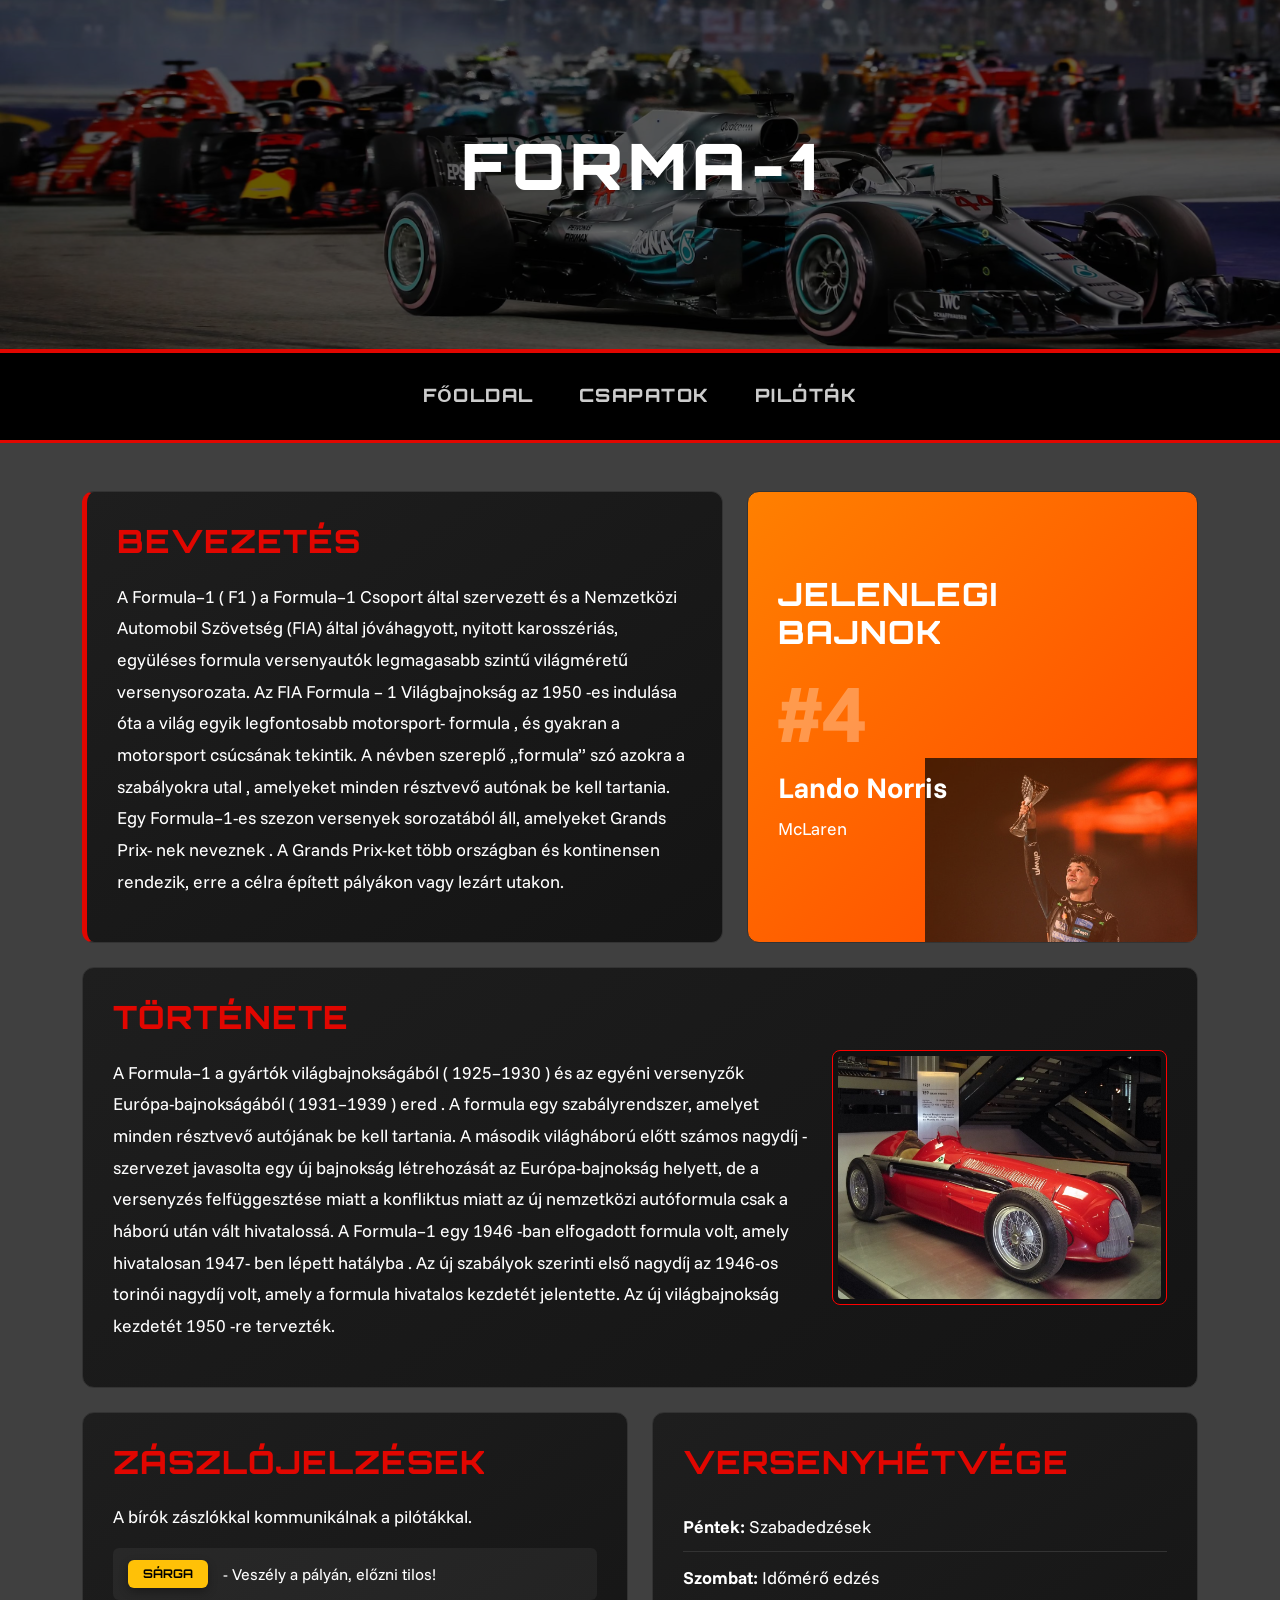
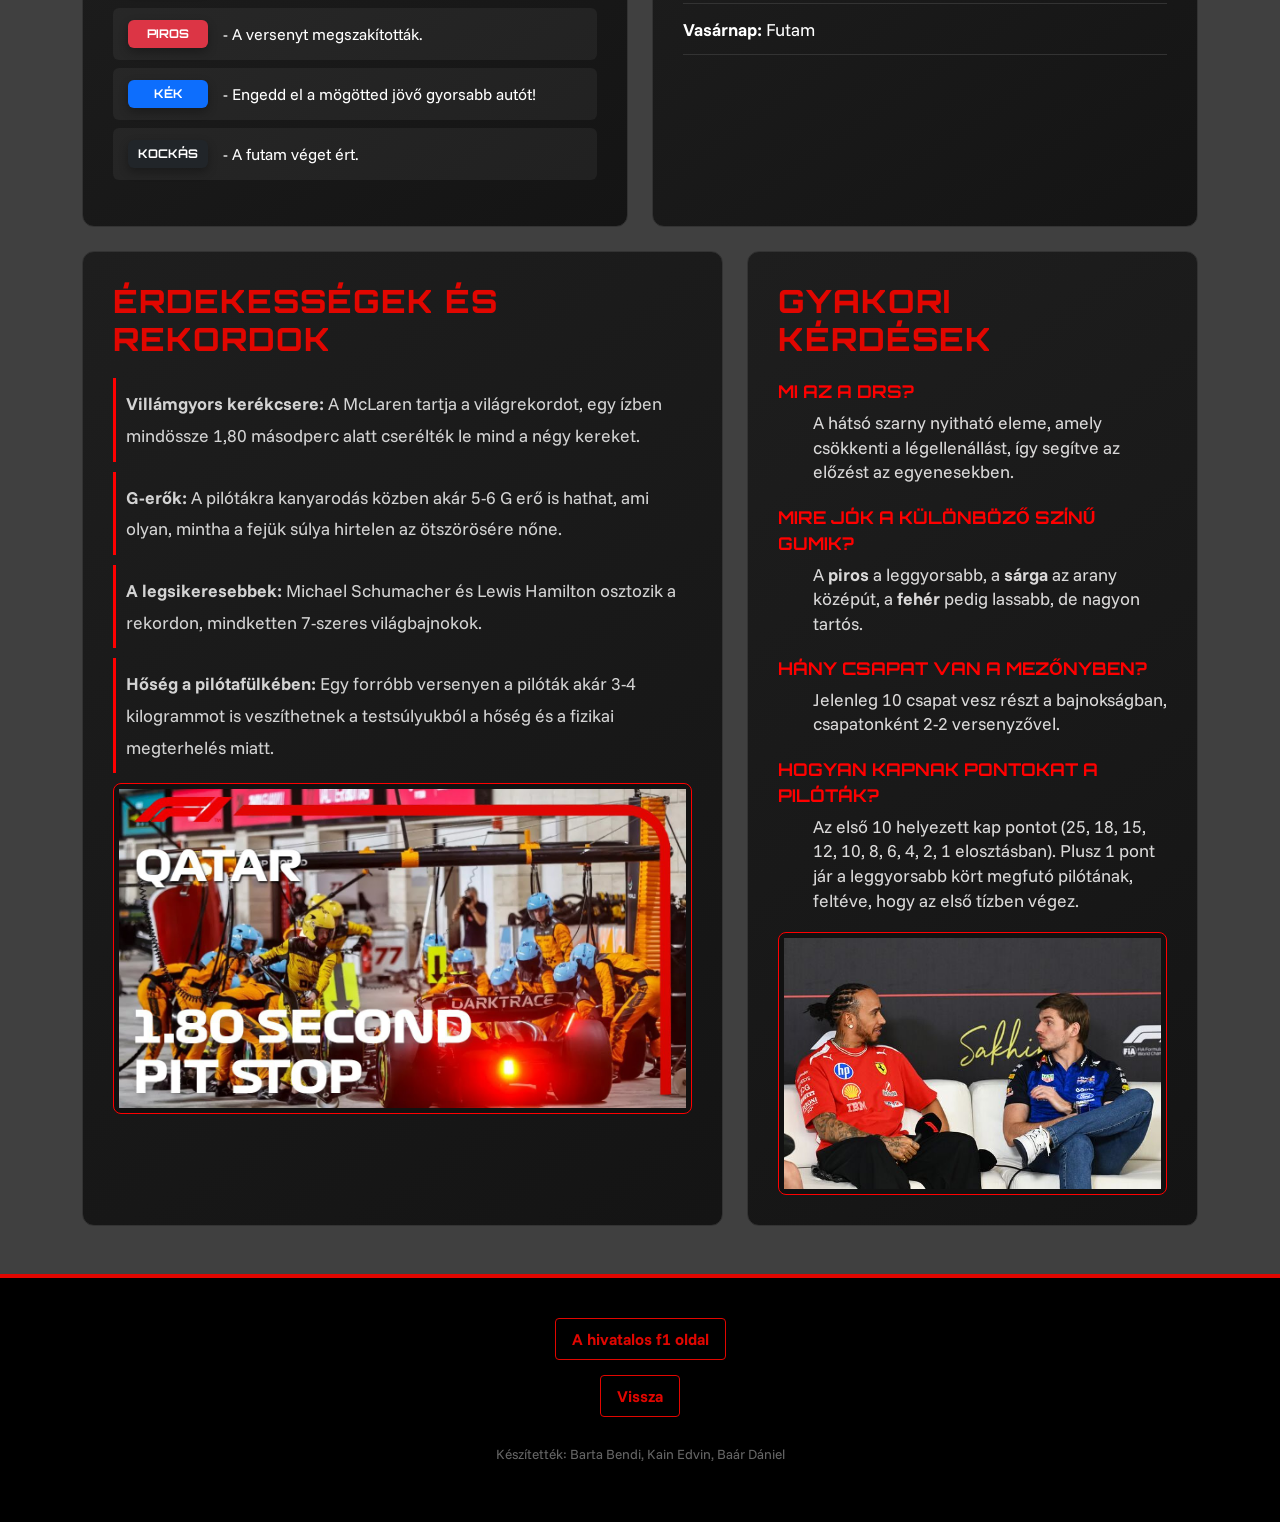
<file: index.html>
<!DOCTYPE html>
<html lang="hu">
<head>
    <meta charset="UTF-8">
    <meta name="viewport" content="width=device-width, initial-scale=1.0">
    <meta name="description" content="Ez a weboldal a forma 1-es csapatokat, pilótákat, pályákat fogja bemutatni">
    <meta name="author" content="Kain Edvin, Baár Dániel, Barta Bendegúz">
    <meta name="keywords" content="forma, autók, csapat, versenyzők, Norris">
    <link rel="stylesheet" href="bootstrap-5.3.8-dist/css/bootstrap.min.css">
    <script src="bootstrap-5.3.8-dist/js/bootstrap.min.js"></script>
    <link rel="stylesheet" href="style.css">
    <link rel="icon" href="./IMG/f1icon.jpg">
    <title>Forma1</title>
</head>
<body id="oldal">
    <header>
        <h1>Forma-1</h1>
    </header>
    <nav>
        <div class="navmenu">
            <a href="index.html">Főoldal</a>
            <a href="csapatok.html">Csapatok</a>
            <a href="pilotak.html">Pilóták</a>
        </div>
    </nav>
    <main class="fő-tartalom py-5">
        <div class="container">
            <div class="row g-4">

                <div class="col-lg-7">
                    <section id="f1-bevezetes" class="resz kiemelt-resz">
                        <h2 class="resz-cím">Bevezetés</h2>
                        <p>
                            A Formula–1 ( F1 ) a Formula–1 Csoport által szervezett és a Nemzetközi Automobil Szövetség (FIA) által jóváhagyott, nyitott karosszériás, együléses formula versenyautók legmagasabb szintű világméretű versenysorozata. Az FIA Formula – 1 Világbajnokság az 1950 -es indulása óta a világ egyik legfontosabb motorsport- formula , és gyakran a motorsport csúcsának tekintik. A névben szereplő „formula” szó azokra a szabályokra utal , amelyeket minden résztvevő autónak be kell tartania. Egy Formula–1-es szezon versenyek sorozatából áll, amelyeket Grands Prix- nek neveznek . A Grands Prix-ket több országban és kontinensen rendezik, erre a célra épített pályákon vagy lezárt utakon.
                        </p>
                    </section>
                </div>

                <div class="col-lg-5">
                    <section id="f1-vilagbajnok" class="resz bajnok-resz">
                        <div class="bajnok-adatok">
                            <h2 class="resz-cím">Jelenlegi bajnok</h2>
                            <div class="rajtszám">#4</div>
                            <p class="pilóta-név">Lando Norris</p>
                            <p class="csapat-név">McLaren</p>
                        </div>
                        <div class="bajnok-háttér-kép">
                            <img src="./IMG/norris-champ.jpg" alt="Lando Norris">
                        </div>
                    </section>
                </div>

                <div class="col-lg-12">
                    <section id="f1-tortenelem" class="resz széles-resz">
                        <div class="row align-items-center">
                            <div class="col-md-8">
                                <h2 class="resz-cím">Története</h2>
                                <p>
                                    A Formula–1 a gyártók világbajnokságából ( 1925–1930 ) és az egyéni versenyzők Európa-bajnokságából ( 1931–1939 ) ered . A formula egy szabályrendszer, amelyet minden résztvevő autójának be kell tartania. A második világháború előtt számos nagydíj - szervezet javasolta egy új bajnokság létrehozását az Európa-bajnokság helyett, de a versenyzés felfüggesztése miatt a konfliktus miatt az új nemzetközi autóformula csak a háború után vált hivatalossá. A Formula–1 egy 1946 -ban elfogadott formula volt, amely hivatalosan 1947- ben lépett hatályba . Az új szabályok szerinti első nagydíj az 1946-os torinói nagydíj volt, amely a formula hivatalos kezdetét jelentette. Az új világbajnokság kezdetét 1950 -re tervezték.
                                </p>
                            </div>
                            <div class="col-md-4">
                                <div class="keret">
                                    <img src="./IMG/tortenete-kep.jpg" class="img-fluid tortenete-kep" alt="F1 Történelem">
                                </div>
                            </div>
                        </div>
                    </section>
                </div>

                <div class="col-lg-6">
                    <section id="f1-zaszlok" class="resz">
                        <h2 class="resz-cím">Zászlójelzések</h2>
                        <div class="zaszlok">
                            <p>A bírók zászlókkal kommunikálnak a pilótákkal.</p>
                            <ul class="zaszlo-lista">
                                <li><span class="badge text-bg-warning">Sárga</span> - Veszély a pályán, előzni tilos!</li>
                                <li><span class="badge text-bg-danger">Piros</span> - A versenyt megszakították.</li>
                                <li><span class="badge text-bg-primary">Kék</span> - Engedd el a mögötted jövő gyorsabb autót!</li>
                                <li><span class="badge text-bg-dark">Kockás</span> - A futam véget ért.</li>
                            </ul>
                        </div>
                    </section>
                </div>

                <div class="col-lg-6">
                    <section id="f1-menetrend" class="resz">
                        <h2 class="resz-cím">Versenyhétvége</h2>
                        <ul class="esemény-lista">
                            <li><strong>Péntek:</strong> Szabadedzések</li>
                            <li><strong>Szombat:</strong> Időmérő edzés</li>
                            <li><strong>Vasárnap:</strong> Futam</li>
                        </ul>
                    </section>
                </div>

                <div class="col-lg-7">
                    <section id="f1-rekordok" class="resz">
                        <h2 class="resz-cím">Érdekességek és rekordok</h2>
                        <div class="rekord-elem">
                            <p><strong>Villámgyors kerékcsere:</strong> A McLaren tartja a világrekordot, egy ízben mindössze 1,80 másodperc alatt cserélték le mind a négy kereket.</p>
                        </div>
                        <div class="rekord-elem">
                            <p><strong>G-erők:</strong> A pilótákra kanyarodás közben akár 5-6 G erő is hathat, ami olyan, mintha a fejük súlya hirtelen az ötszörösére nőne.</p>
                        </div>
                        <div class="rekord-elem">
                            <p><strong>A legsikeresebbek:</strong> Michael Schumacher és Lewis Hamilton osztozik a rekordon, mindketten 7-szeres világbajnokok.</p>
                        </div>
                        <div class="rekord-elem">
                            <p><strong>Hőség a pilótafülkében:</strong> Egy forróbb versenyen a pilóták akár 3-4 kilogrammot is veszíthetnek a testsúlyukból a hőség és a fizikai megterhelés miatt.</p>
                        </div>
                        <div class="keret">
                            <img src="./IMG/fastest-pit-stop.jpg" class="img-fluid resz-kep w-10" alt="F1 leggyorsabb kerékcsere">
                        </div>
                    </section>
                </div>

                <div class="col-lg-5">
                    <section id="f1-gyik" class="resz">
                        <h2 class="resz-cím">Gyakori kérdések</h2>
                        <div class="gyk">
                            <div class="kerdes">Mi az a DRS?</div>
                            <div class="valasz">A hátsó szarny nyitható eleme, amely csökkenti a légellenállást, így segítve az előzést az egyenesekben.</div>
                        </div>
                        <div class="gyk">
                            <div class="kerdes">Mire jók a különböző színű gumik?</div>
                            <div class="valasz">A <strong>piros</strong> a leggyorsabb, a <strong>sárga</strong> az arany középút, a <strong>fehér</strong> pedig lassabb, de nagyon tartós.</div>
                        </div>
                        <div class="gyk">
                            <div class="kerdes">Hány csapat van a mezőnyben?</div>
                            <div class="valasz">Jelenleg 10 csapat vesz részt a bajnokságban, csapatonként 2-2 versenyzővel.</div>
                        </div>
                        <div class="gyk">
                            <div class="kerdes">Hogyan kapnak pontokat a pilóták?</div>
                            <div class="valasz">Az első 10 helyezett kap pontot (25, 18, 15, 12, 10, 8, 6, 4, 2, 1 elosztásban). Plusz 1 pont jár a leggyorsabb kört megfutó pilótának, feltéve, hogy az első tízben végez.</div>
                        </div>
                        <div class="keret">
                            <img src="./IMG/interju.jpg" class="img-fluid resz-kep" alt="F1 interjú">
                        </div>
                    </section>
                </div>

            </div>
        </div>
    </main>

    <footer>
        <a href="https://www.formula1.com/" target="_blank">A hivatalos f1 oldal</a>
        <a href="#oldal">Vissza</a>
        <p class="keszitok">Készítették: Barta Bendi, Kain Edvin, Baár Dániel</p>
    </footer>

</body>
</html>
</file>
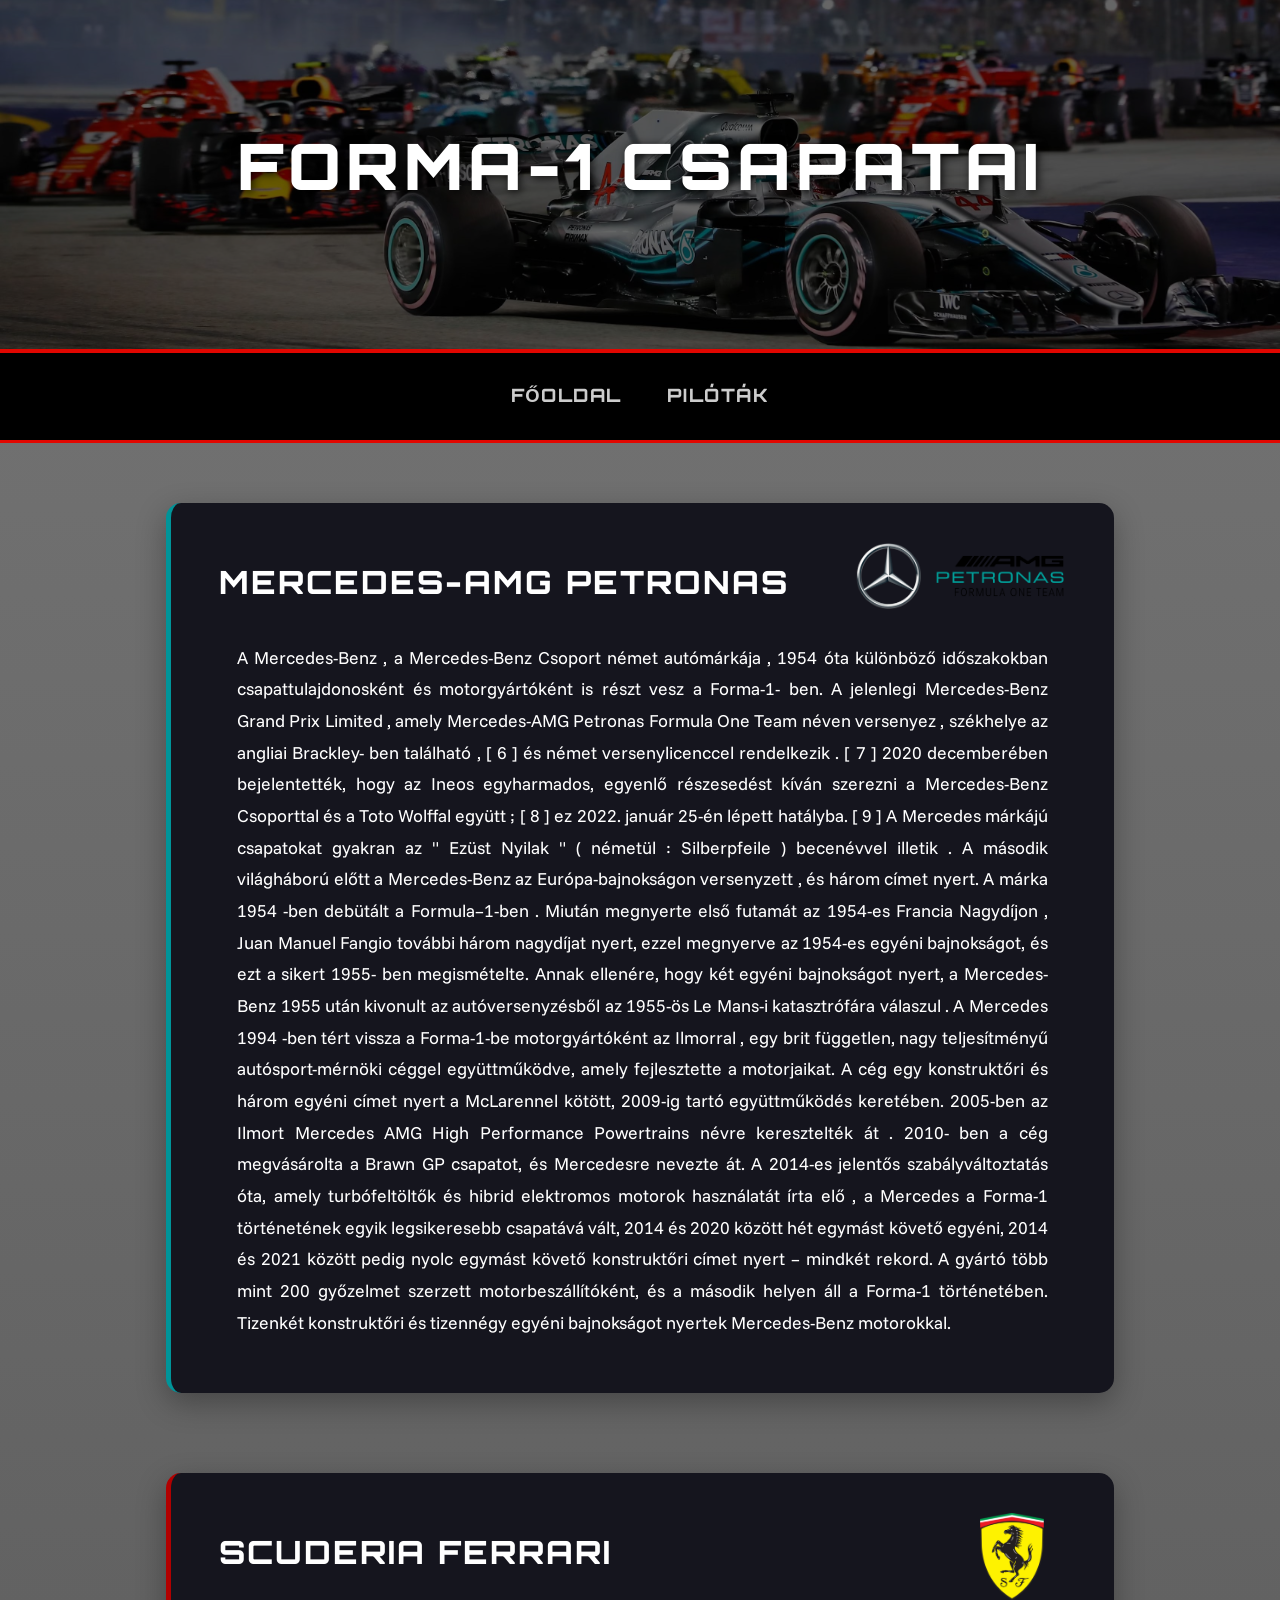
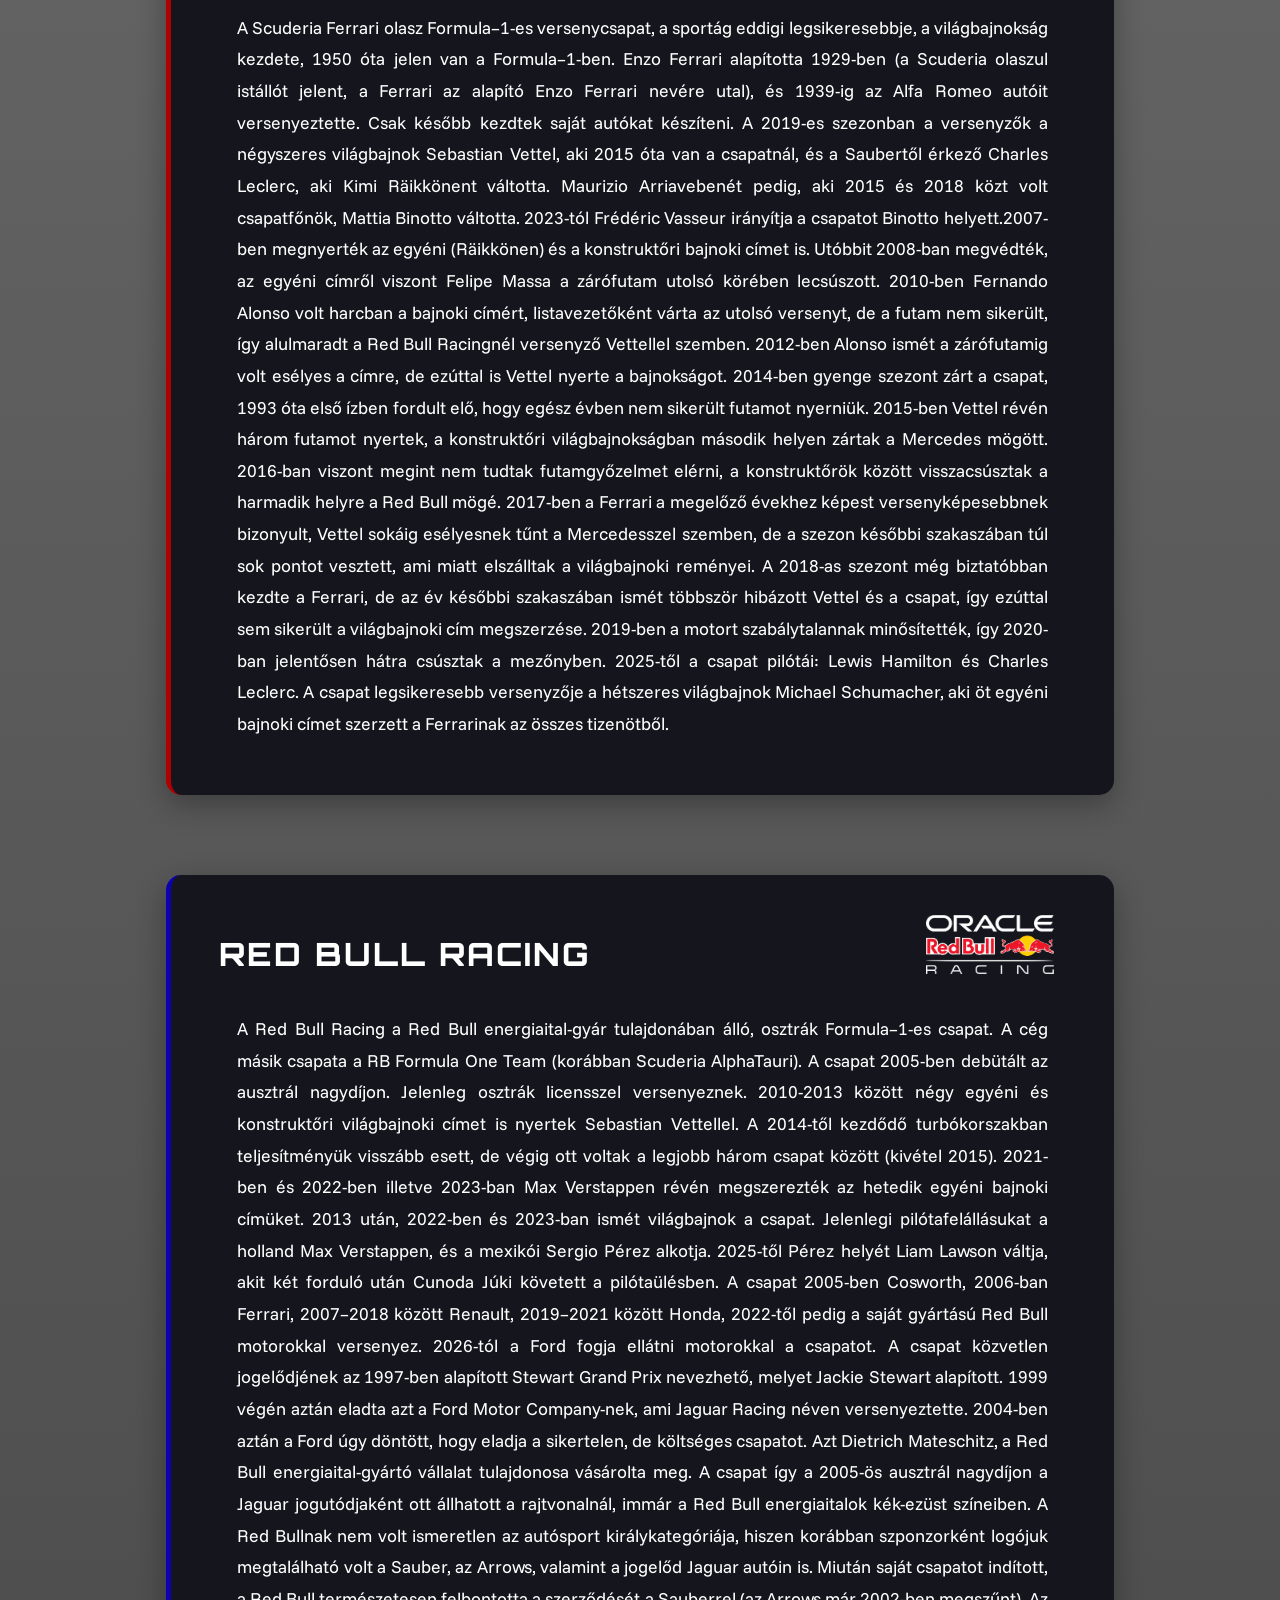
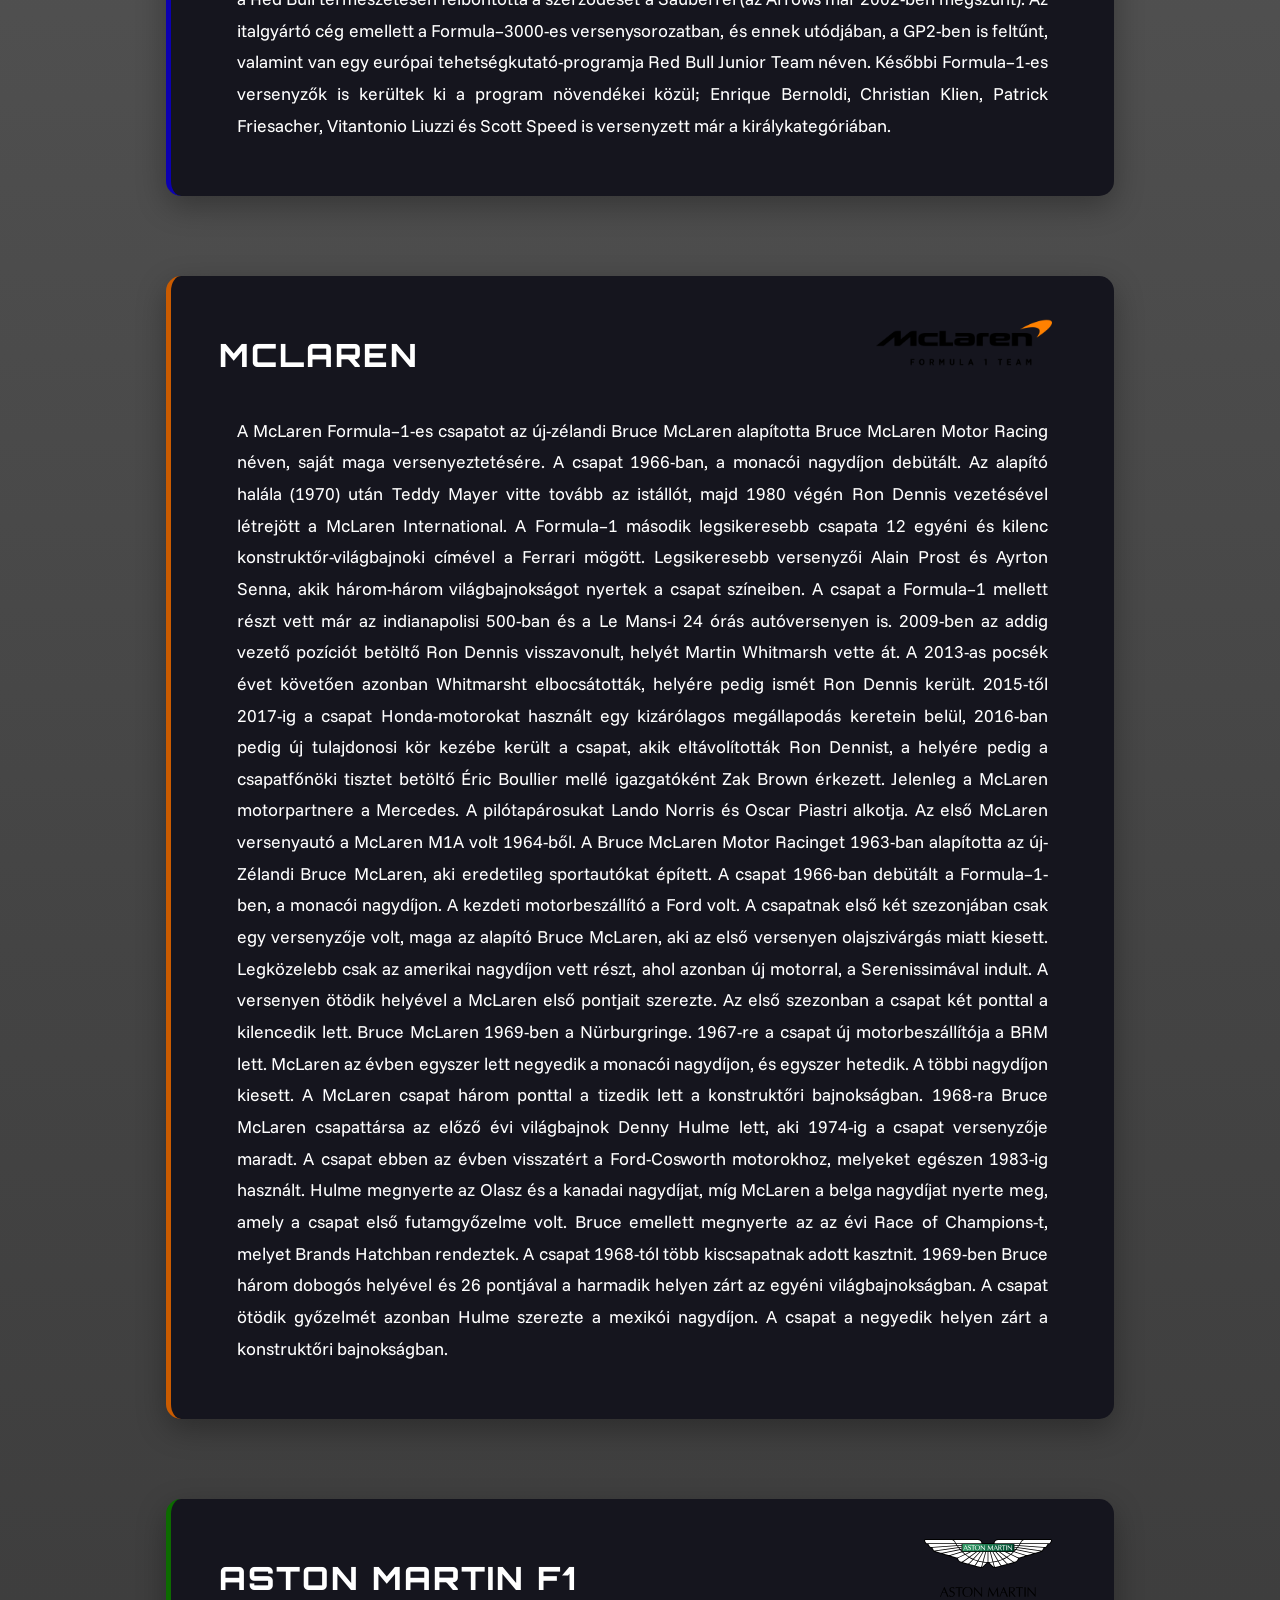
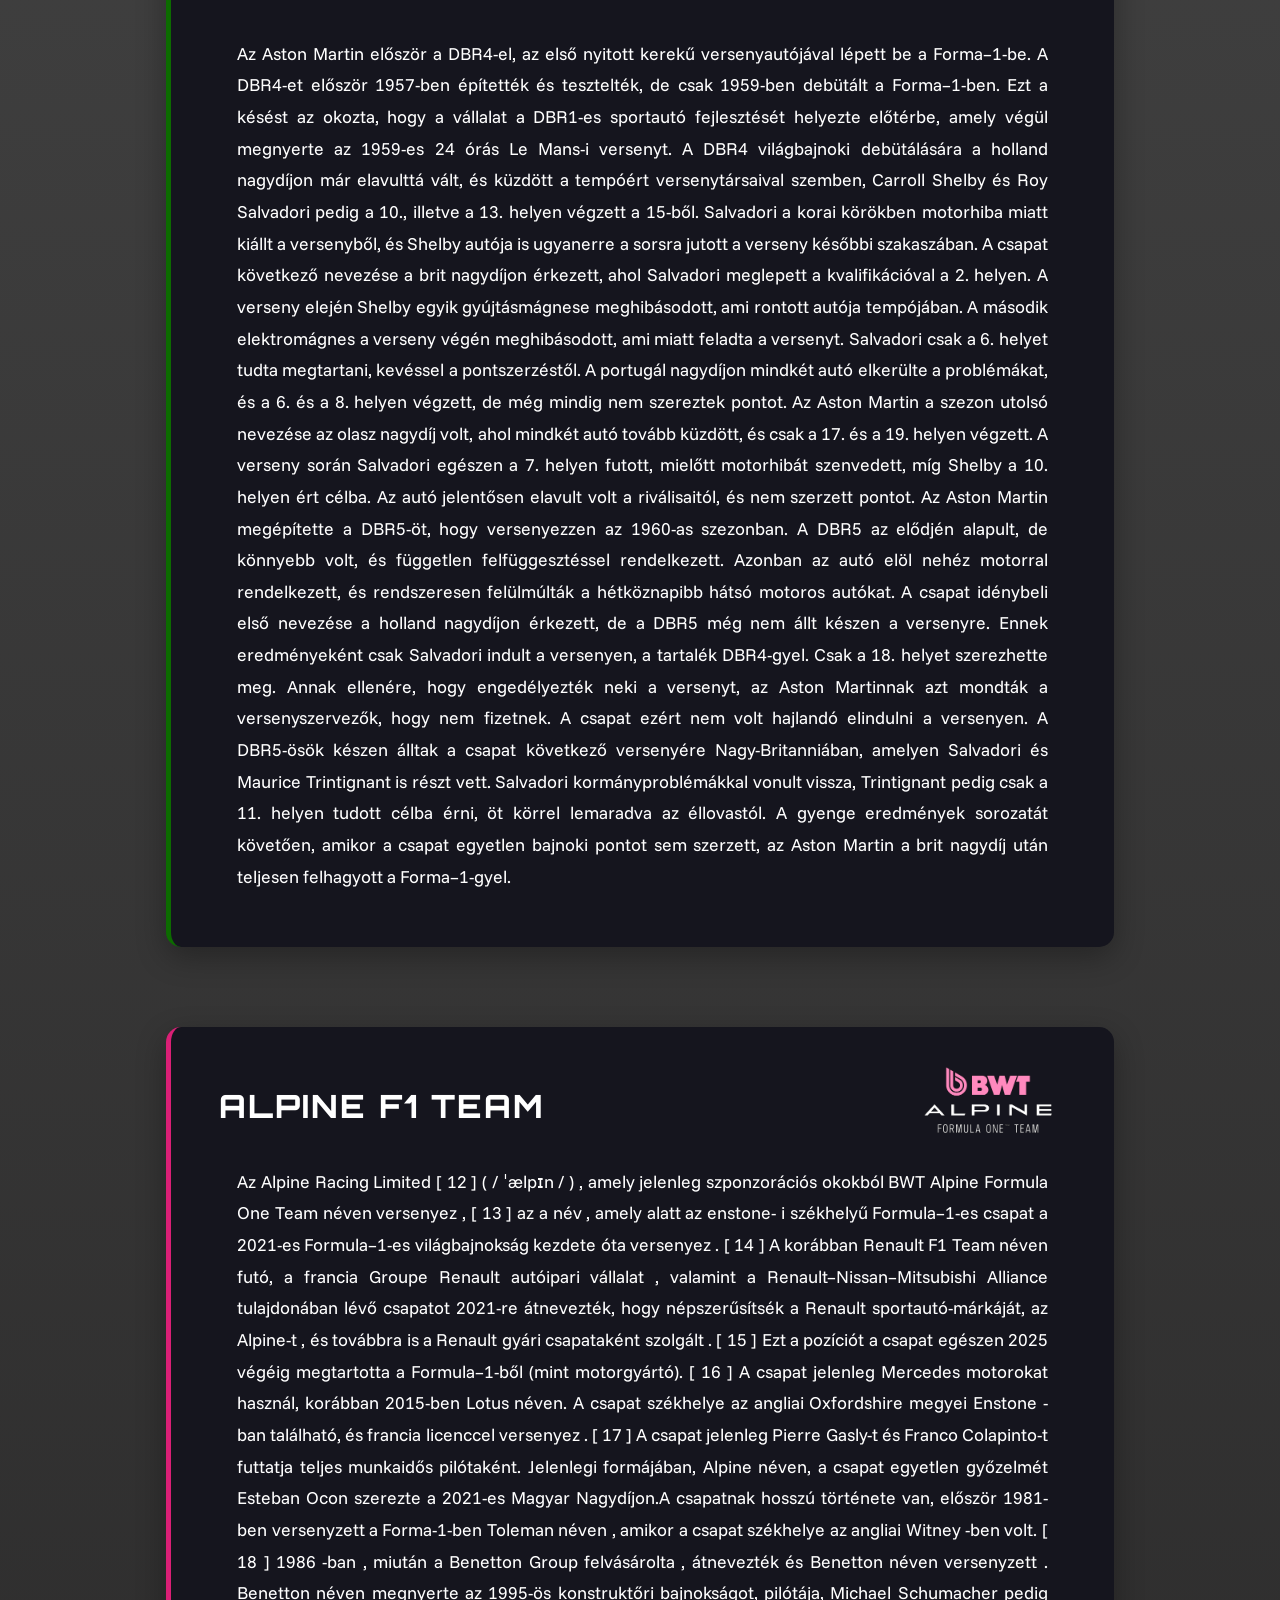
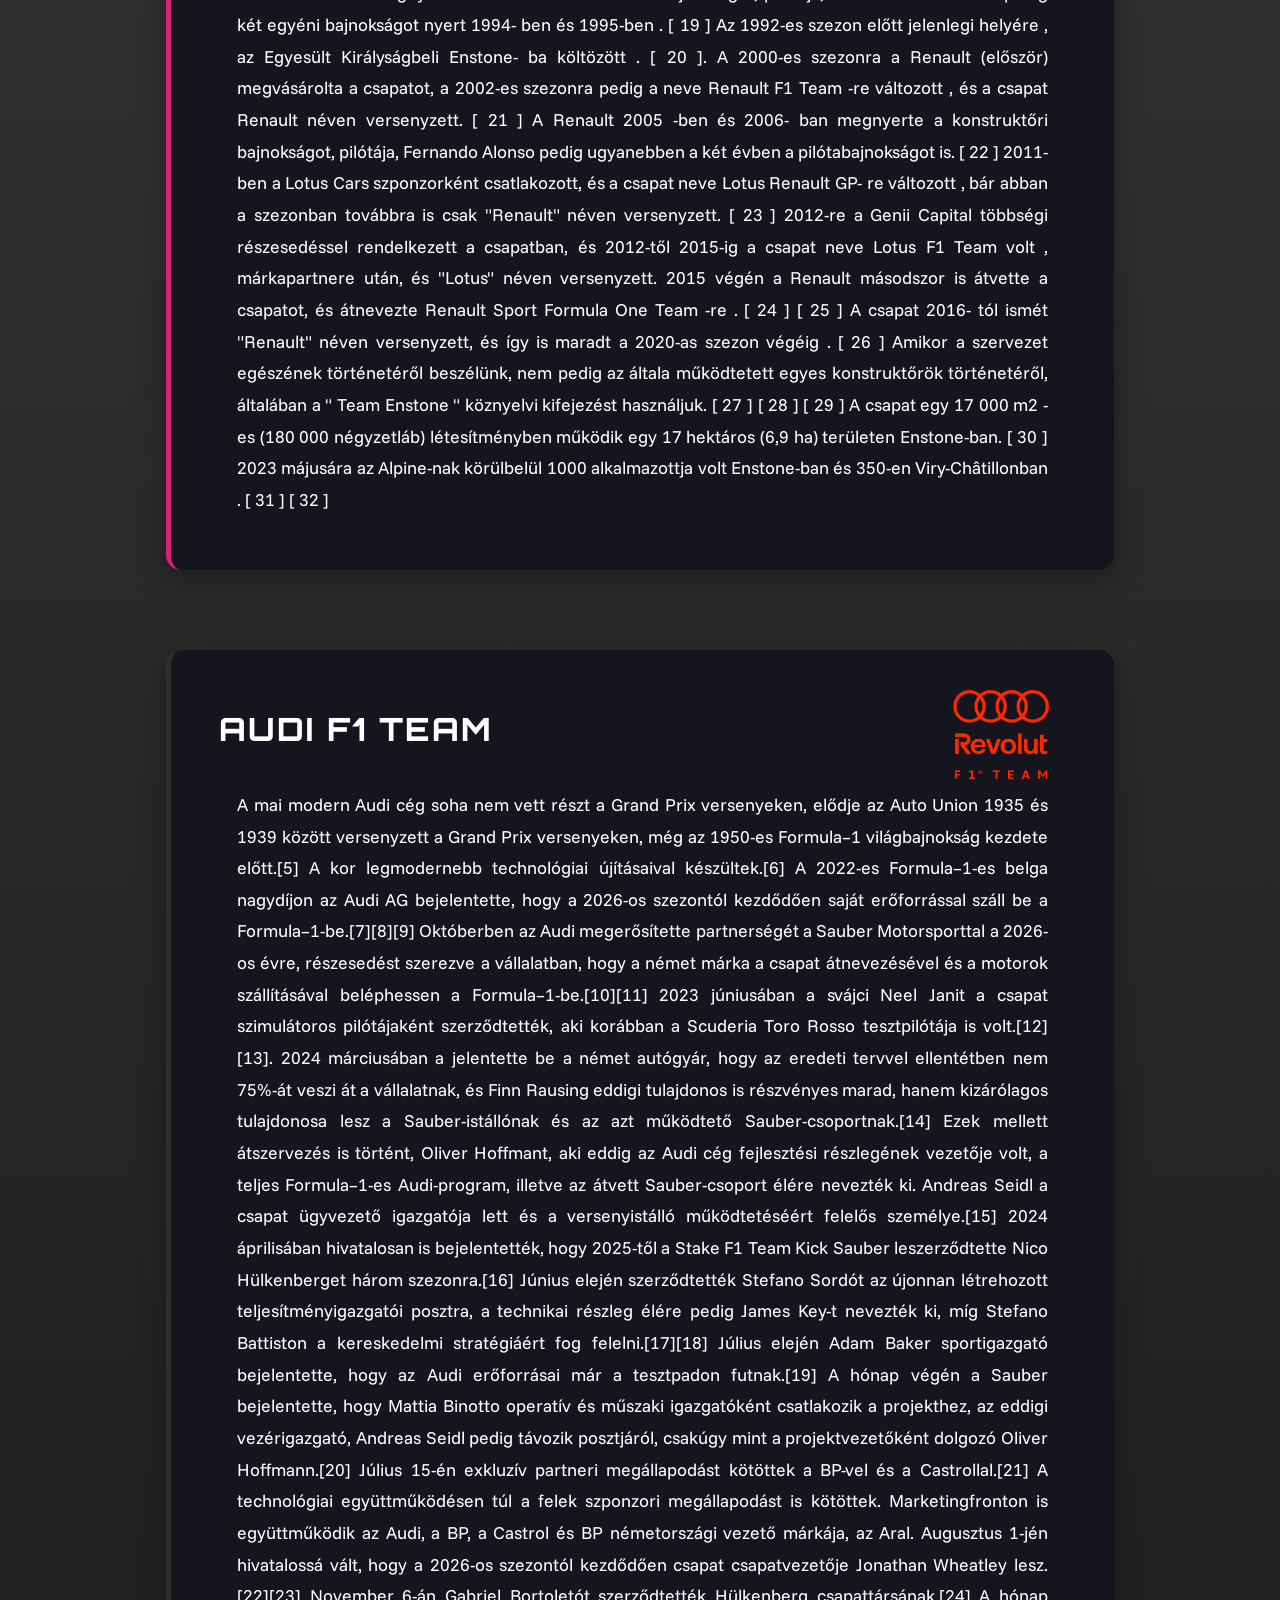
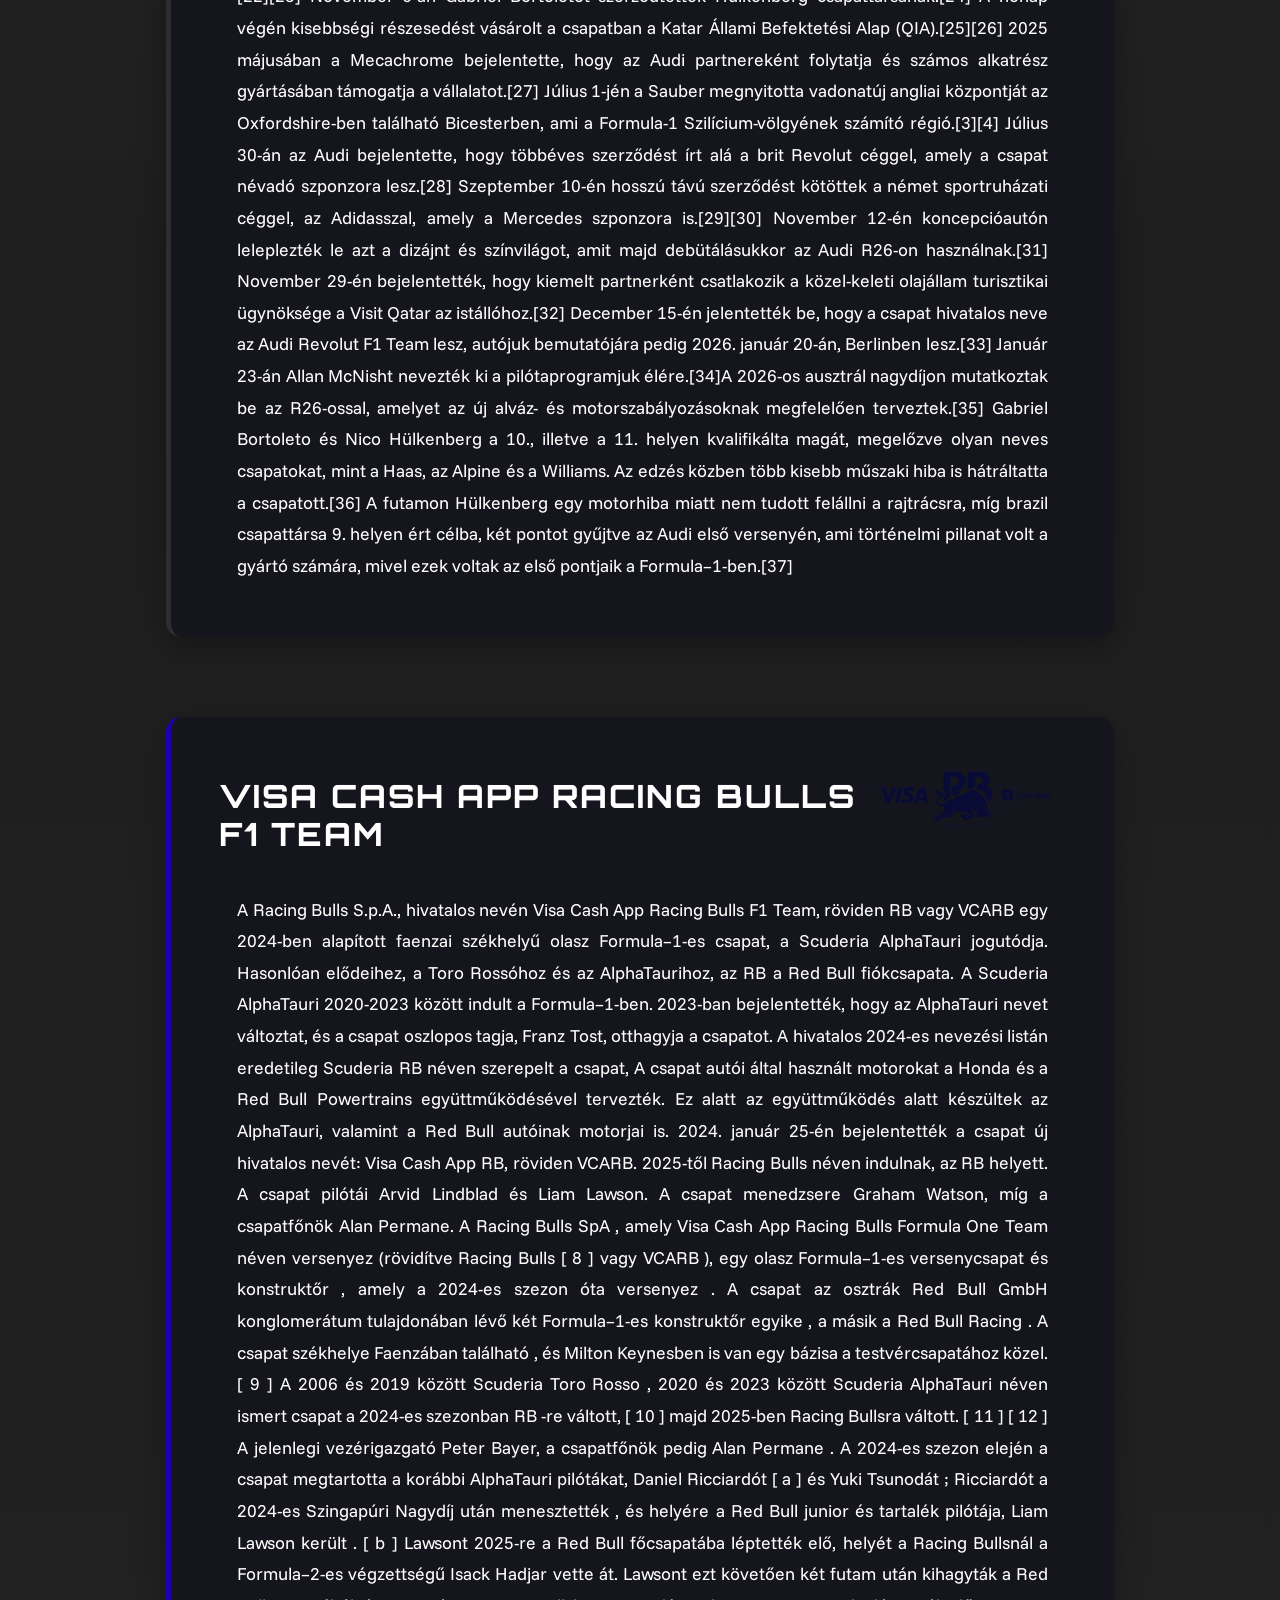
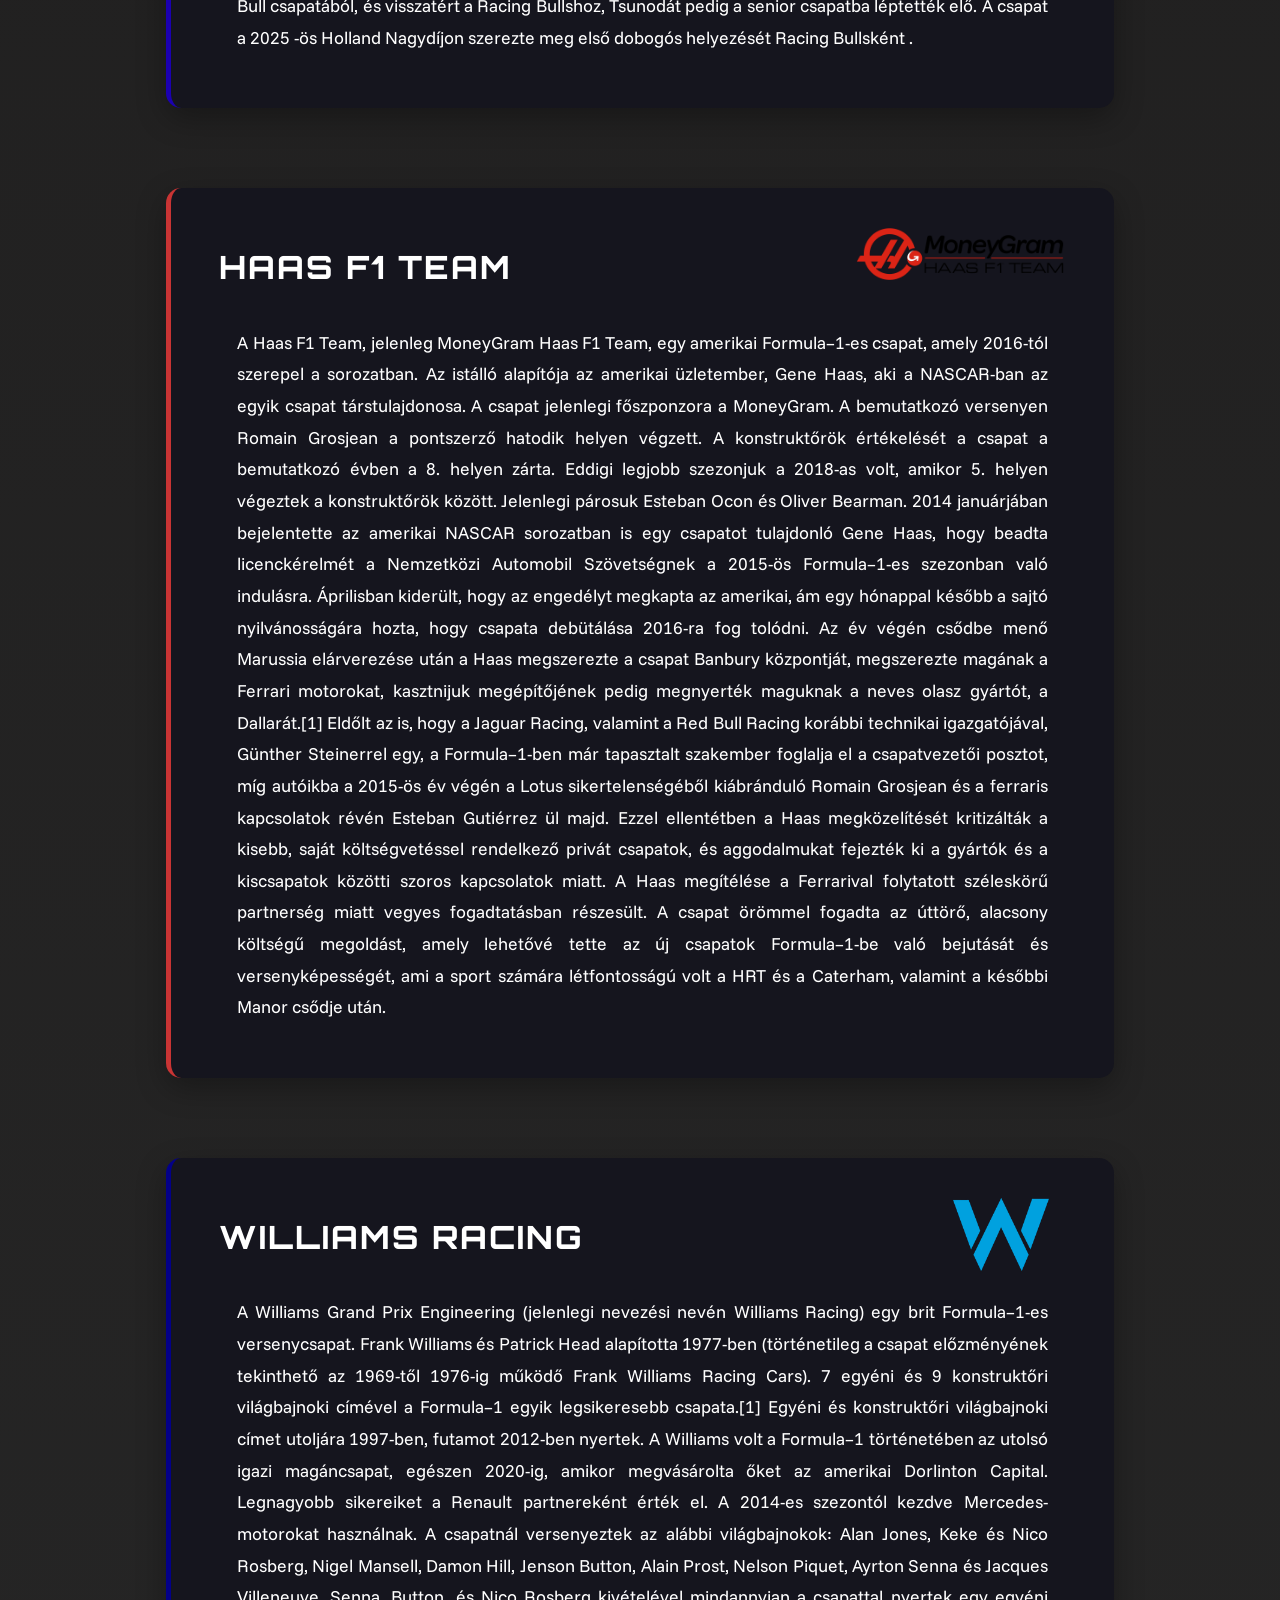
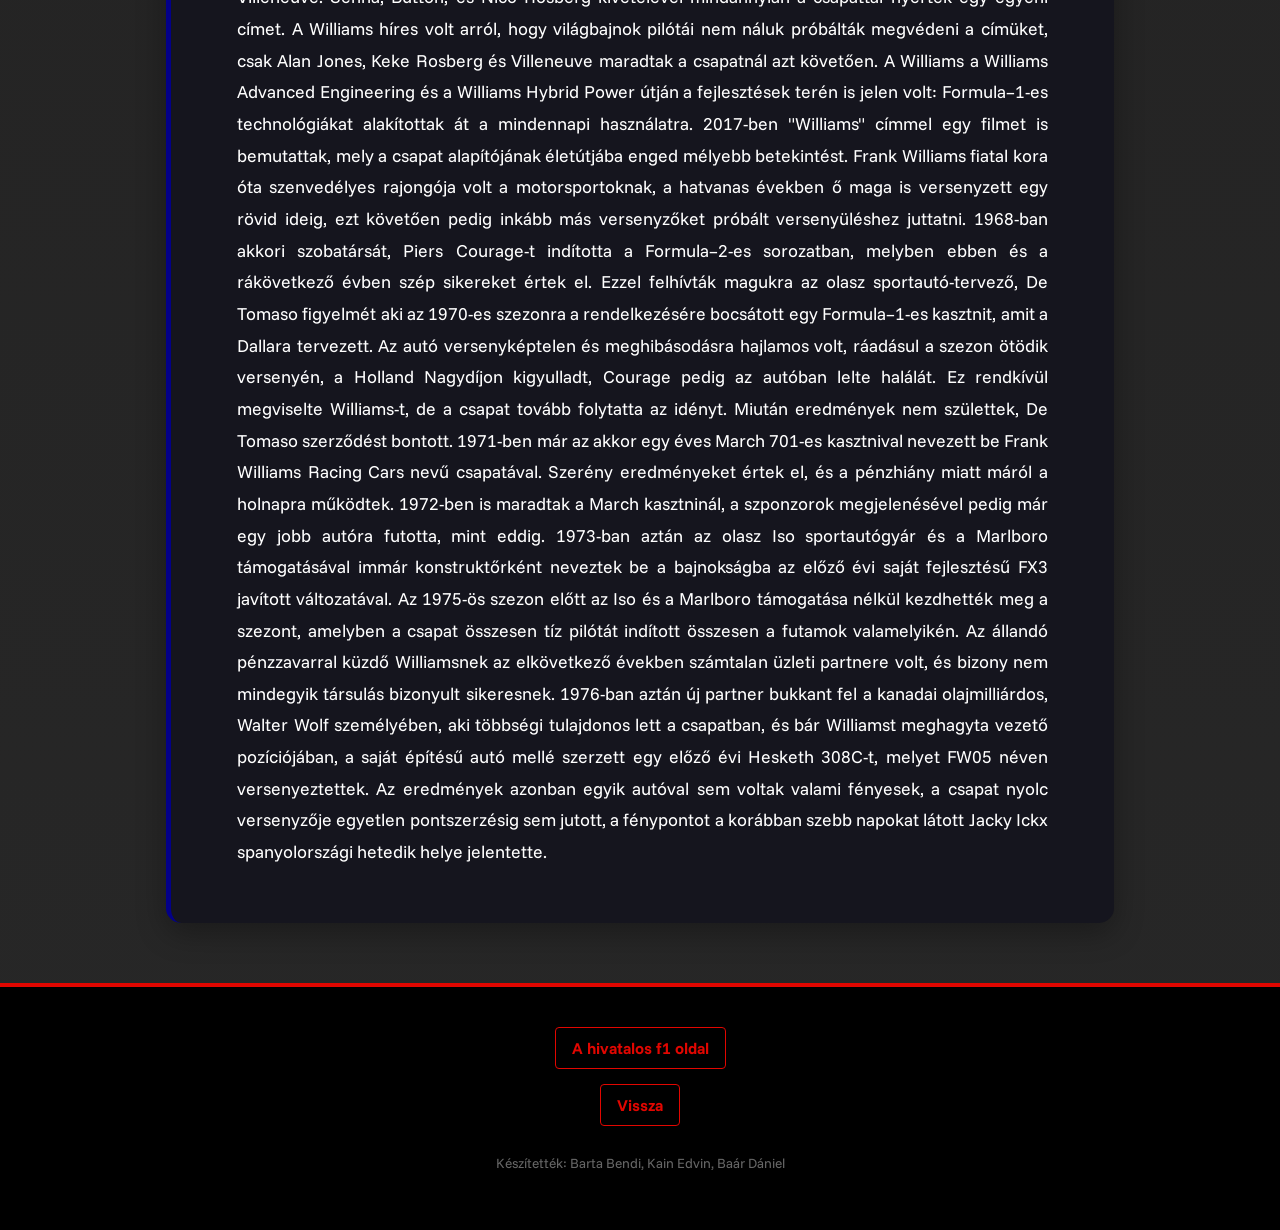
<file: csapatok.html>
<!DOCTYPE html>
<html lang="hu">
<head>
    <meta name="description" content="Ez a weboldal a forma 1-es csapatokat, versenyzőket fogja bemutatni">
    <meta name="author" content="Kain Edvin, Baár Dániel, Barta Bendegúz">
    <meta name="keywords" content="forma, autók, csapat, versenyzők, Norris">
    <meta charset="UTF-8">
    <meta name="viewport" content="width=device-width, initial-scale=1.0">
    <link rel="stylesheet" href="bootstrap-5.3.8-dist/css/bootstrap.min.css">
    <script src="bootstrap-5.3.8-dist/js/bootstrap.min.js"></script>
    <link rel="stylesheet" href="csapatok.css">
    <link rel="stylesheet" href="style.css">
    <link rel="icon" href="./IMG/f1icon.jpg">
    <title>Forma1</title>
</head>
<body id="oldal">
    <header>
        <h1>Forma-1 csapatai</h1>
    </header>
        <nav>
            <div class="navmenu">
                <a href="index.html" class="csapatok">Főoldal</a>
                <a href="pilotak.html" class="pilotak">Pilóták</a>
            </div>
        </nav>
    <main>
        <div class="container">
            <div class="row">
                <div class="col-sm-12">
                    <section id="merci">
                        <img src="./IMG/mercedesf1logo.png" alt="" class="mercedes">
                        <h2>Mercedes-AMG Petronas</h2>
                        <p>
                            A Mercedes-Benz , a Mercedes-Benz Csoport német autómárkája , 1954 óta különböző időszakokban csapattulajdonosként és motorgyártóként is részt vesz a Forma-1- ben. A jelenlegi Mercedes-Benz Grand Prix Limited , amely Mercedes-AMG Petronas Formula One Team néven versenyez , székhelye az angliai Brackley- ben található , [ 6 ] és német versenylicenccel rendelkezik . [ 7 ] 2020 decemberében bejelentették, hogy az Ineos egyharmados, egyenlő részesedést kíván szerezni a Mercedes-Benz Csoporttal és a Toto Wolffal együtt ; [ 8 ] ez ​​2022. január 25-én lépett hatályba. [ 9 ] A Mercedes márkájú csapatokat gyakran az " Ezüst Nyilak " ( németül : Silberpfeile ) becenévvel illetik . A második világháború előtt a Mercedes-Benz az Európa-bajnokságon versenyzett , és három címet nyert. A márka 1954 -ben debütált a Formula–1-ben . Miután megnyerte első futamát az 1954-es Francia Nagydíjon , Juan Manuel Fangio további három nagydíjat nyert, ezzel megnyerve az 1954-es egyéni bajnokságot, és ezt a sikert 1955- ben megismételte. Annak ellenére, hogy két egyéni bajnokságot nyert, a Mercedes-Benz 1955 után kivonult az autóversenyzésből az 1955-ös Le Mans-i katasztrófára válaszul . A Mercedes 1994 -ben tért vissza a Forma-1-be motorgyártóként az Ilmorral , egy brit független, nagy teljesítményű autósport-mérnöki céggel együttműködve, amely fejlesztette a motorjaikat. A cég egy konstruktőri és három egyéni címet nyert a McLarennel kötött, 2009-ig tartó együttműködés keretében. 2005-ben az Ilmort Mercedes AMG High Performance Powertrains névre keresztelték át . 2010- ben a cég megvásárolta a Brawn GP csapatot, és Mercedesre nevezte át. A 2014-es jelentős szabályváltoztatás óta, amely turbófeltöltők és hibrid elektromos motorok használatát írta elő , a Mercedes a Forma-1 történetének egyik legsikeresebb csapatává vált, 2014 és 2020 között hét egymást követő egyéni, 2014 és 2021 között pedig nyolc egymást követő konstruktőri címet nyert – mindkét rekord. A gyártó több mint 200 győzelmet szerzett motorbeszállítóként, és a második helyen áll a Forma-1 történetében. Tizenkét konstruktőri és tizennégy egyéni bajnokságot nyertek Mercedes-Benz motorokkal.
                        </p>
                    </section>
                </div>
            </div>
        </div>
        <div class="container">
            <div class="row">
                <div class="col-sm-12">
                    <section id="ferrari">
                        <img src="./IMG/ferrarif1logo.png" alt="" id="ferrariimg">
                        <h2>Scuderia Ferrari</h2>
                        <p>
                            A Scuderia Ferrari olasz Formula–1-es versenycsapat, a sportág eddigi legsikeresebbje, a világbajnokság kezdete, 1950 óta jelen van a Formula–1-ben. Enzo Ferrari alapította 1929-ben (a Scuderia olaszul istállót jelent, a Ferrari az alapító Enzo Ferrari nevére utal), és 1939-ig az Alfa Romeo autóit versenyeztette. Csak később kezdtek saját autókat készíteni. A 2019-es szezonban a versenyzők a négyszeres világbajnok Sebastian Vettel, aki 2015 óta van a csapatnál, és a Saubertől érkező Charles Leclerc, aki Kimi Räikkönent váltotta. Maurizio Arriavebenét pedig, aki 2015 és 2018 közt volt csapatfőnök, Mattia Binotto váltotta. 2023-tól Frédéric Vasseur irányítja a csapatot Binotto helyett.2007-ben megnyerték az egyéni (Räikkönen) és a konstruktőri bajnoki címet is. Utóbbit 2008-ban megvédték, az egyéni címről viszont Felipe Massa a zárófutam utolsó körében lecsúszott. 2010-ben Fernando Alonso volt harcban a bajnoki címért, listavezetőként várta az utolsó versenyt, de a futam nem sikerült, így alulmaradt a Red Bull Racingnél versenyző Vettellel szemben. 2012-ben Alonso ismét a zárófutamig volt esélyes a címre, de ezúttal is Vettel nyerte a bajnokságot. 2014-ben gyenge szezont zárt a csapat, 1993 óta első ízben fordult elő, hogy egész évben nem sikerült futamot nyerniük. 2015-ben Vettel révén három futamot nyertek, a konstruktőri világbajnokságban második helyen zártak a Mercedes mögött. 2016-ban viszont megint nem tudtak futamgyőzelmet elérni, a konstruktőrök között visszacsúsztak a harmadik helyre a Red Bull mögé. 2017-ben a Ferrari a megelőző évekhez képest versenyképesebbnek bizonyult, Vettel sokáig esélyesnek tűnt a Mercedesszel szemben, de a szezon későbbi szakaszában túl sok pontot vesztett, ami miatt elszálltak a világbajnoki reményei. A 2018-as szezont még biztatóbban kezdte a Ferrari, de az év későbbi szakaszában ismét többször hibázott Vettel és a csapat, így ezúttal sem sikerült a világbajnoki cím megszerzése. 2019-ben a motort szabálytalannak minősítették, így 2020-ban jelentősen hátra csúsztak a mezőnyben. 2025-től a csapat pilótái: Lewis Hamilton és Charles Leclerc. A csapat legsikeresebb versenyzője a hétszeres világbajnok Michael Schumacher, aki öt egyéni bajnoki címet szerzett a Ferrarinak az összes tizenötből.
                        </p>
                    </section>
                </div>
            </div>
        </div>
        <div class="container">
            <div class="row">
                <div class="col-sm-12">
                    <section id="redbull">
                        <img src="./IMG/redbullf1logo.png" alt="" id="redbullimg">
                        <h2>Red Bull Racing</h2>
                        <p>
                            A Red Bull Racing a Red Bull energiaital-gyár tulajdonában álló, osztrák Formula–1-es csapat. A cég másik csapata a RB Formula One Team (korábban Scuderia AlphaTauri). A csapat 2005-ben debütált az ausztrál nagydíjon. Jelenleg osztrák licensszel versenyeznek. 2010-2013 között négy egyéni és konstruktőri világbajnoki címet is nyertek Sebastian Vettellel. A 2014-től kezdődő turbókorszakban teljesítményük visszább esett, de végig ott voltak a legjobb három csapat között (kivétel 2015). 2021-ben és 2022-ben illetve 2023-ban Max Verstappen révén megszerezték az hetedik egyéni bajnoki címüket. 2013 után, 2022-ben és 2023-ban ismét világbajnok a csapat. Jelenlegi pilótafelállásukat a holland Max Verstappen, és a mexikói Sergio Pérez alkotja. 2025-től Pérez helyét Liam Lawson váltja, akit két forduló után Cunoda Júki követett a pilótaülésben. A csapat 2005-ben Cosworth, 2006-ban Ferrari, 2007–2018 között Renault, 2019–2021 között Honda, 2022-től pedig a saját gyártású Red Bull motorokkal versenyez. 2026-tól a Ford fogja ellátni motorokkal a csapatot. A csapat közvetlen jogelődjének az 1997-ben alapított Stewart Grand Prix nevezhető, melyet Jackie Stewart alapított. 1999 végén aztán eladta azt a Ford Motor Company-nek, ami Jaguar Racing néven versenyeztette. 2004-ben aztán a Ford úgy döntött, hogy eladja a sikertelen, de költséges csapatot. Azt Dietrich Mateschitz, a Red Bull energiaital-gyártó vállalat tulajdonosa vásárolta meg. A csapat így a 2005-ös ausztrál nagydíjon a Jaguar jogutódjaként ott állhatott a rajtvonalnál, immár a Red Bull energiaitalok kék-ezüst színeiben. A Red Bullnak nem volt ismeretlen az autósport királykategóriája, hiszen korábban szponzorként logójuk megtalálható volt a Sauber, az Arrows, valamint a jogelőd Jaguar autóin is. Miután saját csapatot indított, a Red Bull természetesen felbontotta a szerződését a Sauberrel (az Arrows már 2002-ben megszűnt). Az italgyártó cég emellett a Formula–3000-es versenysorozatban, és ennek utódjában, a GP2-ben is feltűnt, valamint van egy európai tehetségkutató-programja Red Bull Junior Team néven. Későbbi Formula–1-es versenyzők is kerültek ki a program növendékei közül; Enrique Bernoldi, Christian Klien, Patrick Friesacher, Vitantonio Liuzzi és Scott Speed is versenyzett már a királykategóriában.
                        </p>
                    </section>
                </div>
            </div>
        </div>
        <div class="container">
            <div class="row">
                <div class="col-sm-12">
                    <section id="mclaren">
                        <img src="./IMG/mclarenf1logo.png" alt="" id="mclarenimg">
                        <h2>McLaren</h2>
                        <p>
                            A McLaren Formula–1-es csapatot az új-zélandi Bruce McLaren alapította Bruce McLaren Motor Racing néven, saját maga versenyeztetésére. A csapat 1966-ban, a monacói nagydíjon debütált. Az alapító halála (1970) után Teddy Mayer vitte tovább az istállót, majd 1980 végén Ron Dennis vezetésével létrejött a McLaren International. A Formula–1 második legsikeresebb csapata 12 egyéni és kilenc konstruktőr-világbajnoki címével a Ferrari mögött. Legsikeresebb versenyzői Alain Prost és Ayrton Senna, akik három-három világbajnokságot nyertek a csapat színeiben. A csapat a Formula–1 mellett részt vett már az indianapolisi 500-ban és a Le Mans-i 24 órás autóversenyen is. 2009-ben az addig vezető pozíciót betöltő Ron Dennis visszavonult, helyét Martin Whitmarsh vette át. A 2013-as pocsék évet követően azonban Whitmarsht elbocsátották, helyére pedig ismét Ron Dennis került. 2015-től 2017-ig a csapat Honda-motorokat használt egy kizárólagos megállapodás keretein belül, 2016-ban pedig új tulajdonosi kör kezébe került a csapat, akik eltávolították Ron Dennist, a helyére pedig a csapatfőnöki tisztet betöltő Éric Boullier mellé igazgatóként Zak Brown érkezett. Jelenleg a McLaren motorpartnere a Mercedes. A pilótapárosukat Lando Norris és Oscar Piastri alkotja. Az első McLaren versenyautó a McLaren M1A volt 1964-ből. A Bruce McLaren Motor Racinget 1963-ban alapította az új-Zélandi Bruce McLaren, aki eredetileg sportautókat épített. A csapat 1966-ban debütált a Formula–1-ben, a monacói nagydíjon. A kezdeti motorbeszállító a Ford volt. A csapatnak első két szezonjában csak egy versenyzője volt, maga az alapító Bruce McLaren, aki az első versenyen olajszivárgás miatt kiesett. Legközelebb csak az amerikai nagydíjon vett részt, ahol azonban új motorral, a Serenissimával indult. A versenyen ötödik helyével a McLaren első pontjait szerezte. Az első szezonban a csapat két ponttal a kilencedik lett. Bruce McLaren 1969-ben a Nürburgringe. 1967-re a csapat új motorbeszállítója a BRM lett. McLaren az évben egyszer lett negyedik a monacói nagydíjon, és egyszer hetedik. A többi nagydíjon kiesett. A McLaren csapat három ponttal a tizedik lett a konstruktőri bajnokságban. 1968-ra Bruce McLaren csapattársa az előző évi világbajnok Denny Hulme lett, aki 1974-ig a csapat versenyzője maradt. A csapat ebben az évben visszatért a Ford-Cosworth motorokhoz, melyeket egészen 1983-ig használt. Hulme megnyerte az Olasz és a kanadai nagydíjat, míg McLaren a belga nagydíjat nyerte meg, amely a csapat első futamgyőzelme volt. Bruce emellett megnyerte az az évi Race of Champions-t, melyet Brands Hatchban rendeztek. A csapat 1968-tól több kiscsapatnak adott kasztnit. 1969-ben Bruce három dobogós helyével és 26 pontjával a harmadik helyen zárt az egyéni világbajnokságban. A csapat ötödik győzelmét azonban Hulme szerezte a mexikói nagydíjon. A csapat a negyedik helyen zárt a konstruktőri bajnokságban.
                        </p>
                    </section>
                </div>
            </div>
        </div>
        <div class="container">
            <div class="row">
                <div class="col-sm-12">
                    <section id="aston">
                        <img src="./IMG/astonmartinf1logo.svg" alt="" id="alpineimg">
                        <h2>Aston Martin F1</h2>
                        <p>
                            Az Aston Martin először a DBR4-el, az első nyitott kerekű versenyautójával lépett be a Forma–1-be. A DBR4-et először 1957-ben építették és tesztelték, de csak 1959-ben debütált a Forma–1-ben. Ezt a késést az okozta, hogy a vállalat a DBR1-es sportautó fejlesztését helyezte előtérbe, amely végül megnyerte az 1959-es 24 órás Le Mans-i versenyt. A DBR4 világbajnoki debütálására a holland nagydíjon már elavulttá vált, és küzdött a tempóért versenytársaival szemben, Carroll Shelby és Roy Salvadori pedig a 10., illetve a 13. helyen végzett a 15-ből. Salvadori a korai körökben motorhiba miatt kiállt a versenyből, és Shelby autója is ugyanerre a sorsra jutott a verseny későbbi szakaszában. A csapat következő nevezése a brit nagydíjon érkezett, ahol Salvadori meglepett a kvalifikációval a 2. helyen. A verseny elején Shelby egyik gyújtásmágnese meghibásodott, ami rontott autója tempójában. A második elektromágnes a verseny végén meghibásodott, ami miatt feladta a versenyt. Salvadori csak a 6. helyet tudta megtartani, kevéssel a pontszerzéstől. A portugál nagydíjon mindkét autó elkerülte a problémákat, és a 6. és a 8. helyen végzett, de még mindig nem szereztek pontot. Az Aston Martin a szezon utolsó nevezése az olasz nagydíj volt, ahol mindkét autó tovább küzdött, és csak a 17. és a 19. helyen végzett. A verseny során Salvadori egészen a 7. helyen futott, mielőtt motorhibát szenvedett, míg Shelby a 10. helyen ért célba. Az autó jelentősen elavult volt a riválisaitól, és nem szerzett pontot. Az Aston Martin megépítette a DBR5-öt, hogy versenyezzen az 1960-as szezonban. A DBR5 az elődjén alapult, de könnyebb volt, és független felfüggesztéssel rendelkezett. Azonban az autó elöl nehéz motorral rendelkezett, és rendszeresen felülmúlták a hétköznapibb hátsó motoros autókat. A csapat idénybeli első nevezése a holland nagydíjon érkezett, de a DBR5 még nem állt készen a versenyre. Ennek eredményeként csak Salvadori indult a versenyen, a tartalék DBR4-gyel. Csak a 18. helyet szerezhette meg. Annak ellenére, hogy engedélyezték neki a versenyt, az Aston Martinnak azt mondták a versenyszervezők, hogy nem fizetnek. A csapat ezért nem volt hajlandó elindulni a versenyen. A DBR5-ösök készen álltak a csapat következő versenyére Nagy-Britanniában, amelyen Salvadori és Maurice Trintignant is részt vett. Salvadori kormányproblémákkal vonult vissza, Trintignant pedig csak a 11. helyen tudott célba érni, öt körrel lemaradva az éllovastól. A gyenge eredmények sorozatát követően, amikor a csapat egyetlen bajnoki pontot sem szerzett, az Aston Martin a brit nagydíj után teljesen felhagyott a Forma–1-gyel.
                        </p>
                    </section>
                </div>
            </div>
        </div>
        <div class="container">
            <div class="row">
                <div class="col-sm-12">
                    <section id="alpine">
                        <img src="./IMG/alpinef1logo.png" alt="" id="alpineimg">
                        <h2>Alpine F1 Team</h2>
                        <p>
                            Az Alpine Racing Limited [ 12 ] ( / ˈælpɪn / ) , amely jelenleg szponzorációs okokból BWT Alpine Formula One Team néven versenyez , [ 13 ] az a név , amely alatt az enstone- i székhelyű Formula–1-es csapat a 2021-es Formula–1-es világbajnokság kezdete óta versenyez . [ 14 ] A korábban Renault F1 Team néven futó, a francia Groupe Renault autóipari vállalat , valamint a Renault–Nissan–Mitsubishi Alliance tulajdonában lévő csapatot 2021-re átnevezték, hogy népszerűsítsék a Renault sportautó-márkáját, az Alpine-t , és továbbra is a Renault gyári csapataként szolgált . [ 15 ] Ezt a pozíciót a csapat egészen 2025 végéig megtartotta a Formula–1-ből (mint motorgyártó). [ 16 ] A csapat jelenleg Mercedes motorokat használ, korábban 2015-ben Lotus néven. A csapat székhelye az angliai Oxfordshire megyei Enstone -ban található, és francia licenccel versenyez . [ 17 ] A csapat jelenleg Pierre Gasly-t és Franco Colapinto-t futtatja teljes munkaidős pilótaként. Jelenlegi formájában, Alpine néven, a csapat egyetlen győzelmét Esteban Ocon szerezte a 2021-es Magyar Nagydíjon.A csapatnak hosszú története van, először 1981- ben versenyzett a Forma-1-ben Toleman néven , amikor a csapat székhelye az angliai Witney -ben volt. [ 18 ] 1986 -ban , miután a Benetton Group felvásárolta , átnevezték és Benetton néven versenyzett . Benetton néven megnyerte az 1995-ös konstruktőri bajnokságot, pilótája, Michael Schumacher pedig két egyéni bajnokságot nyert 1994- ben és 1995-ben . [ 19 ] Az 1992-es szezon előtt jelenlegi helyére , az Egyesült Királyságbeli Enstone- ba költözött . [ 20 ]. A 2000-es szezonra a Renault (először) megvásárolta a csapatot, a 2002-es szezonra pedig a neve Renault F1 Team -re változott , és a csapat Renault néven versenyzett. [ 21 ] A Renault 2005 -ben és 2006- ban megnyerte a konstruktőri bajnokságot, pilótája, Fernando Alonso pedig ugyanebben a két évben a pilótabajnokságot is. [ 22 ] 2011- ben a Lotus Cars szponzorként csatlakozott, és a csapat neve Lotus Renault GP- re változott , bár abban a szezonban továbbra is csak "Renault" néven versenyzett. [ 23 ] 2012-re a Genii Capital többségi részesedéssel rendelkezett a csapatban, és 2012-től 2015-ig a csapat neve Lotus F1 Team volt , márkapartnere után, és "Lotus" néven versenyzett. 2015 végén a Renault másodszor is átvette a csapatot, és átnevezte Renault Sport Formula One Team -re . [ 24 ] [ 25 ] A csapat 2016- tól ismét "Renault" néven versenyzett, és így is maradt a 2020-as szezon végéig . [ 26 ] Amikor a szervezet egészének történetéről beszélünk, nem pedig az általa működtetett egyes konstruktőrök történetéről, általában a " Team Enstone " köznyelvi kifejezést használjuk. [ 27 ] [ 28 ] [ 29 ] A csapat egy 17 000 m2 -es (180 000 négyzetláb) létesítményben működik egy 17 hektáros (6,9 ha) területen Enstone-ban. [ 30 ] 2023 májusára az Alpine-nak körülbelül 1000 alkalmazottja volt Enstone-ban és 350-en Viry-Châtillonban . [ 31 ] [ 32 ]
                        </p>
                    </section>
                </div>
            </div>
        </div>
        <div class="container">
            <div class="row">
                <div class="col-sm-12">
                    <section id="audi">
                        <img src="./IMG/audif1logo.png" alt="" id="audiimg">
                        <h2>Audi F1 Team</h2>
                        <p>
                            A mai modern Audi cég soha nem vett részt a Grand Prix versenyeken, elődje az Auto Union 1935 és 1939 között versenyzett a Grand Prix versenyeken, még az 1950-es Formula–1 világbajnokság kezdete előtt.[5] A kor legmodernebb technológiai újításaival készültek.[6] A 2022-es Formula–1-es belga nagydíjon az Audi AG bejelentette, hogy a 2026-os szezontól kezdődően saját erőforrással száll be a Formula–1-be.[7][8][9] Októberben az Audi megerősítette partnerségét a Sauber Motorsporttal a 2026-os évre, részesedést szerezve a vállalatban, hogy a német márka a csapat átnevezésével és a motorok szállításával beléphessen a Formula–1-be.[10][11] 2023 júniusában a svájci Neel Janit a csapat szimulátoros pilótájaként szerződtették, aki korábban a Scuderia Toro Rosso tesztpilótája is volt.[12][13]. 2024 márciusában a jelentette be a német autógyár, hogy az eredeti tervvel ellentétben nem 75%-át veszi át a vállalatnak, és Finn Rausing eddigi tulajdonos is részvényes marad, hanem kizárólagos tulajdonosa lesz a Sauber-istállónak és az azt működtető Sauber-csoportnak.[14] Ezek mellett átszervezés is történt, Oliver Hoffmant, aki eddig az Audi cég fejlesztési részlegének vezetője volt, a teljes Formula–1-es Audi-program, illetve az átvett Sauber-csoport élére nevezték ki. Andreas Seidl a csapat ügyvezető igazgatója lett és a versenyistálló működtetéséért felelős személye.[15] 2024 áprilisában hivatalosan is bejelentették, hogy 2025-től a Stake F1 Team Kick Sauber leszerződtette Nico Hülkenberget három szezonra.[16] Június elején szerződtették Stefano Sordót az újonnan létrehozott teljesítményigazgatói posztra, a technikai részleg élére pedig James Key-t nevezték ki, míg Stefano Battiston a kereskedelmi stratégiáért fog felelni.[17][18] Július elején Adam Baker sportigazgató bejelentette, hogy az Audi erőforrásai már a tesztpadon futnak.[19] A hónap végén a Sauber bejelentette, hogy Mattia Binotto operatív és műszaki igazgatóként csatlakozik a projekthez, az eddigi vezérigazgató, Andreas Seidl pedig távozik posztjáról, csakúgy mint a projektvezetőként dolgozó Oliver Hoffmann.[20] Július 15-én exkluzív partneri megállapodást kötöttek a BP-vel és a Castrollal.[21] A technológiai együttműködésen túl a felek szponzori megállapodást is kötöttek. Marketingfronton is együttműködik az Audi, a BP, a Castrol és BP németországi vezető márkája, az Aral. Augusztus 1-jén hivatalossá vált, hogy a 2026-os szezontól kezdődően csapat csapatvezetője Jonathan Wheatley lesz.[22][23] November 6-án Gabriel Bortoletót szerződtették Hülkenberg csapattársának.[24] A hónap végén kisebbségi részesedést vásárolt a csapatban a Katar Állami Befektetési Alap (QIA).[25][26] 2025 májusában a Mecachrome bejelentette, hogy az Audi partnereként folytatja és számos alkatrész gyártásában támogatja a vállalatot.[27] Július 1-jén a Sauber megnyitotta vadonatúj angliai központját az Oxfordshire-ben található Bicesterben, ami a Formula-1 Szilícium-völgyének számító régió.[3][4] Július 30-án az Audi bejelentette, hogy többéves szerződést írt alá a brit Revolut céggel, amely a csapat névadó szponzora lesz.[28] Szeptember 10-én hosszú távú szerződést kötöttek a német sportruházati céggel, az Adidasszal, amely a Mercedes szponzora is.[29][30] November 12-én koncepcióautón leleplezték le azt a dizájnt és színvilágot, amit majd debütálásukkor az Audi R26-on használnak.[31] November 29-én bejelentették, hogy kiemelt partnerként csatlakozik a közel-keleti olajállam turisztikai ügynöksége a Visit Qatar az istállóhoz.[32] December 15-én jelentették be, hogy a csapat hivatalos neve az Audi Revolut F1 Team lesz, autójuk bemutatójára pedig 2026. január 20-án, Berlinben lesz.[33] Január 23-án Allan McNisht nevezték ki a pilótaprogramjuk élére.[34]A 2026-os ausztrál nagydíjon mutatkoztak be az R26-ossal, amelyet az új alváz- és motorszabályozásoknak megfelelően terveztek.[35] Gabriel Bortoleto és Nico Hülkenberg a 10., illetve a 11. helyen kvalifikálta magát, megelőzve olyan neves csapatokat, mint a Haas, az Alpine és a Williams. Az edzés közben több kisebb műszaki hiba is hátráltatta a csapatott.[36] A futamon Hülkenberg egy motorhiba miatt nem tudott felállni a rajtrácsra, míg brazil csapattársa 9. helyen ért célba, két pontot gyűjtve az Audi első versenyén, ami történelmi pillanat volt a gyártó számára, mivel ezek voltak az első pontjaik a Formula–1-ben.[37]
                        </p>
                    </section>
                </div>
            </div>
        </div>
        <div class="container">
            <div class="row">
                <div class="col-sm-12">
                    <section id="visa">
                        <img src="./IMG/visalogo.png" alt="" id="mclarenimg">
                        <h2>Visa Cash App Racing Bulls F1 Team</h2>
                        <p>
                            A Racing Bulls S.p.A., hivatalos nevén Visa Cash App Racing Bulls F1 Team, röviden RB vagy VCARB egy 2024-ben alapított faenzai székhelyű olasz Formula–1-es csapat, a Scuderia AlphaTauri jogutódja. Hasonlóan elődeihez, a Toro Rossóhoz és az AlphaTaurihoz, az RB a Red Bull fiókcsapata.
                            A Scuderia AlphaTauri 2020-2023 között indult a Formula–1-ben. 2023-ban bejelentették, hogy az AlphaTauri nevet változtat, és a csapat oszlopos tagja, Franz Tost, otthagyja a csapatot. A hivatalos 2024-es nevezési listán eredetileg Scuderia RB néven szerepelt a csapat, A csapat autói által használt motorokat a Honda és a Red Bull Powertrains együttműködésével tervezték. Ez alatt az együttműködés alatt készültek az AlphaTauri, valamint a Red Bull autóinak motorjai is. 2024. január 25-én bejelentették a csapat új hivatalos nevét: Visa Cash App RB, röviden VCARB. 2025-től Racing Bulls néven indulnak, az RB helyett. A csapat pilótái Arvid Lindblad és Liam Lawson. A csapat menedzsere Graham Watson, míg a csapatfőnök Alan Permane.
                            A Racing Bulls SpA , amely Visa Cash App Racing Bulls Formula One Team néven versenyez (rövidítve Racing Bulls [ 8 ] vagy VCARB ), egy olasz Formula–1-es versenycsapat és konstruktőr , amely a 2024-es szezon óta versenyez . A csapat az osztrák Red Bull GmbH konglomerátum tulajdonában lévő két Formula–1-es konstruktőr egyike , a másik a Red Bull Racing . A csapat székhelye Faenzában található , és Milton Keynesben is van egy bázisa a testvércsapatához közel. [ 9 ] A 2006 és 2019 között Scuderia Toro Rosso , 2020 és 2023 között Scuderia AlphaTauri néven ismert csapat a 2024-es szezonban RB -re váltott, [ 10 ] majd 2025-ben Racing Bullsra váltott. [ 11 ] [ 12 ] A jelenlegi vezérigazgató Peter Bayer, a csapatfőnök pedig Alan Permane . A 2024-es szezon elején a csapat megtartotta a korábbi AlphaTauri pilótákat, Daniel Ricciardót [ a ] és Yuki Tsunodát ; Ricciardót a 2024-es Szingapúri Nagydíj után menesztették , és helyére a Red Bull junior és tartalék pilótája, Liam Lawson került . [ b ] Lawsont 2025-re a Red Bull főcsapatába léptették elő, helyét a Racing Bullsnál a Formula–2-es végzettségű Isack Hadjar vette át. Lawsont ezt követően két futam után kihagyták a Red Bull csapatából, és visszatért a Racing Bullshoz, Tsunodát pedig a senior csapatba léptették elő. A csapat a 2025 -ös Holland Nagydíjon szerezte meg első dobogós helyezését Racing Bullsként .
                        </p>
                    </section>
                </div>
            </div>
        </div>
        <div class="container">
            <div class="row">
                <div class="col-sm-12">
                    <section id="haas">
                        <img src="./IMG/haasf1logo.png" alt="">
                        <h2>Haas F1 Team</h2>
                        <p>
                            A Haas F1 Team, jelenleg MoneyGram Haas F1 Team, egy amerikai Formula–1-es csapat, amely 2016-tól szerepel a sorozatban. Az istálló alapítója az amerikai üzletember, Gene Haas, aki a NASCAR-ban az egyik csapat társtulajdonosa. A csapat jelenlegi főszponzora a MoneyGram. A bemutatkozó versenyen Romain Grosjean a pontszerző hatodik helyen végzett. A konstruktőrök értékelését a csapat a bemutatkozó évben a 8. helyen zárta. Eddigi legjobb szezonjuk a 2018-as volt, amikor 5. helyen végeztek a konstruktőrök között. Jelenlegi párosuk Esteban Ocon és Oliver Bearman. 2014 januárjában bejelentette az amerikai NASCAR sorozatban is egy csapatot tulajdonló Gene Haas, hogy beadta licenckérelmét a Nemzetközi Automobil Szövetségnek a 2015-ös Formula–1-es szezonban való indulásra. Áprilisban kiderült, hogy az engedélyt megkapta az amerikai, ám egy hónappal később a sajtó nyilvánosságára hozta, hogy csapata debütálása 2016-ra fog tolódni. Az év végén csődbe menő Marussia elárverezése után a Haas megszerezte a csapat Banbury központját, megszerezte magának a Ferrari motorokat, kasztnijuk megépítőjének pedig megnyerték maguknak a neves olasz gyártót, a Dallarát.[1] Eldőlt az is, hogy a Jaguar Racing, valamint a Red Bull Racing korábbi technikai igazgatójával, Günther Steinerrel egy, a Formula–1-ben már tapasztalt szakember foglalja el a csapatvezetői posztot, míg autóikba a 2015-ös év végén a Lotus sikertelenségéből kiábránduló Romain Grosjean és a ferraris kapcsolatok révén Esteban Gutiérrez ül majd. Ezzel ellentétben a Haas megközelítését kritizálták a kisebb, saját költségvetéssel rendelkező privát csapatok, és aggodalmukat fejezték ki a gyártók és a kiscsapatok közötti szoros kapcsolatok miatt. A Haas megítélése a Ferrarival folytatott széleskörű partnerség miatt vegyes fogadtatásban részesült. A csapat örömmel fogadta az úttörő, alacsony költségű megoldást, amely lehetővé tette az új csapatok Formula–1-be való bejutását és versenyképességét, ami a sport számára létfontosságú volt a HRT és a Caterham, valamint a későbbi Manor csődje után.
                        </p>
                    </section>
                </div>
            </div>
        </div>
        <div class="container">
            <div class="row">
                <div class="col-sm-12">
                    <section id="williams">
                        <img src="./IMG/williamsf1logo.png" alt="" id="audiimg">
                        <h2>Williams Racing</h2>
                        <p>
                            A Williams Grand Prix Engineering (jelenlegi nevezési nevén Williams Racing) egy brit Formula–1-es versenycsapat. Frank Williams és Patrick Head alapította 1977-ben (történetileg a csapat előzményének tekinthető az 1969-től 1976-ig működő Frank Williams Racing Cars). 7 egyéni és 9 konstruktőri világbajnoki címével a Formula–1 egyik legsikeresebb csapata.[1] Egyéni és konstruktőri világbajnoki címet utoljára 1997-ben, futamot 2012-ben nyertek. A Williams volt a Formula–1 történetében az utolsó igazi magáncsapat, egészen 2020-ig, amikor megvásárolta őket az amerikai Dorlinton Capital. Legnagyobb sikereiket a Renault partnereként érték el. A 2014-es szezontól kezdve Mercedes-motorokat használnak. A csapatnál versenyeztek az alábbi világbajnokok: Alan Jones, Keke és Nico Rosberg, Nigel Mansell, Damon Hill, Jenson Button, Alain Prost, Nelson Piquet, Ayrton Senna és Jacques Villeneuve. Senna, Button, és Nico Rosberg kivételével mindannyian a csapattal nyertek egy egyéni címet. A Williams híres volt arról, hogy világbajnok pilótái nem náluk próbálták megvédeni a címüket, csak Alan Jones, Keke Rosberg és Villeneuve maradtak a csapatnál azt követően. A Williams a Williams Advanced Engineering és a Williams Hybrid Power útján a fejlesztések terén is jelen volt: Formula–1-es technológiákat alakítottak át a mindennapi használatra. 2017-ben "Williams" címmel egy filmet is bemutattak, mely a csapat alapítójának életútjába enged mélyebb betekintést. Frank Williams fiatal kora óta szenvedélyes rajongója volt a motorsportoknak, a hatvanas években ő maga is versenyzett egy rövid ideig, ezt követően pedig inkább más versenyzőket próbált versenyüléshez juttatni. 1968-ban akkori szobatársát, Piers Courage-t indította a Formula–2-es sorozatban, melyben ebben és a rákövetkező évben szép sikereket értek el. Ezzel felhívták magukra az olasz sportautó-tervező, De Tomaso figyelmét aki az 1970-es szezonra a rendelkezésére bocsátott egy Formula–1-es kasztnit, amit a Dallara tervezett. Az autó versenyképtelen és meghibásodásra hajlamos volt, ráadásul a szezon ötödik versenyén, a Holland Nagydíjon kigyulladt, Courage pedig az autóban lelte halálát. Ez rendkívül megviselte Williams-t, de a csapat tovább folytatta az idényt. Miután eredmények nem születtek, De Tomaso szerződést bontott. 1971-ben már az akkor egy éves March 701-es kasztnival nevezett be Frank Williams Racing Cars nevű csapatával. Szerény eredményeket értek el, és a pénzhiány miatt máról a holnapra működtek. 1972-ben is maradtak a March kasztninál, a szponzorok megjelenésével pedig már egy jobb autóra futotta, mint eddig. 1973-ban aztán az olasz Iso sportautógyár és a Marlboro támogatásával immár konstruktőrként neveztek be a bajnokságba az előző évi saját fejlesztésű FX3 javított változatával. Az 1975-ös szezon előtt az Iso és a Marlboro támogatása nélkül kezdhették meg a szezont, amelyben a csapat összesen tíz pilótát indított összesen a futamok valamelyikén. Az állandó pénzzavarral küzdő Williamsnek az elkövetkező években számtalan üzleti partnere volt, és bizony nem mindegyik társulás bizonyult sikeresnek. 1976-ban aztán új partner bukkant fel a kanadai olajmilliárdos, Walter Wolf személyében, aki többségi tulajdonos lett a csapatban, és bár Williamst meghagyta vezető pozíciójában, a saját építésű autó mellé szerzett egy előző évi Hesketh 308C-t, melyet FW05 néven versenyeztettek. Az eredmények azonban egyik autóval sem voltak valami fényesek, a csapat nyolc versenyzője egyetlen pontszerzésig sem jutott, a fénypontot a korábban szebb napokat látott Jacky Ickx spanyolországi hetedik helye jelentette.
                        </p>
                    </section>
                </div>
            </div>
        </div>
    </main>
    <footer>
        <a href="https://www.formula1.com/" target="_blank">A hivatalos f1 oldal</a>
        <a href="#oldal">Vissza</a>
        <p class="keszitok">Készítették: Barta Bendi, Kain Edvin, Baár Dániel</p>
    </footer>
</body>
</html>
</file>
<file: style.css>
@import url('https://fonts.googleapis.com/css2?family=Funnel+Sans:wght@300;500;800&display=swap');
@import url('https://fonts.googleapis.com/css2?family=Orbitron:wght@400..900&display=swap');

body {
    font-family: 'Funnel Sans', sans-serif;
    color: #fff;
    margin: 0;
    background-color: #404040;
}

main {
    width: 100%;
    max-width: 1400px;
    margin: 0 auto;
    padding: 20px;
    overflow-x: hidden;
}

p {
    line-height: 1.8;
    margin-bottom: 15px;
    font-size: 1.1rem;
    color: #fff;
}

h2 {
    font-family: "Orbitron", sans-serif;
    text-transform: uppercase;
    letter-spacing: 2px;
    margin-bottom: 20px;
    font-weight: 800;
}

header {
    text-align: center;
    background-image: url(./IMG/header.jpeg);
    background-size: cover;
    background-position: center;
    background-repeat: no-repeat;
    color: #fff;
    border-bottom: 4px solid #E10600;
    padding: 8rem 2rem;
    background-color: rgba(0, 0, 0, 0.6);
    background-blend-mode: overlay;
    font-family: "Orbitron", sans-serif;
}

header h1 {
    font-size: 4rem;
    font-weight: 900;
    text-transform: uppercase;
    letter-spacing: 5px;
    margin-bottom: 1rem;
}

/* nav m */
nav {
    background-color: #000;
    border-bottom: 3px solid #E10600;
    padding: 20px 0;
}

.navmenu {
    display: flex;
    justify-content: center;
    flex-wrap: wrap;
    gap: 45px;
}

.navmenu a {
    color: #ccc;
    text-decoration: none;
    font-size: 1.15rem;
    font-weight: 800;
    text-transform: uppercase;
    font-family: "Orbitron", sans-serif;
    letter-spacing: 1.5px;
    padding: 8px 0;
    transition: 0.3s ease;
    border-bottom: 4px solid transparent;
}

.navmenu a:hover {
    color: #fff;
    border-bottom: 4px solid #E10600;
    box-shadow: 0 8px 15px -5px rgba(225, 6, 0, 0.6);
}

.resz {
    background: linear-gradient(145deg, #1e1e1e, #141414);
    padding: 30px;
    height: 100%;
    border-radius: 12px;
    border: 1px solid #333;
    position: relative;
    overflow: hidden;
    transition: transform 0.3s ease, box-shadow 0.3s ease;
}

.resz:hover {
    transform: translateY(-5px);
    box-shadow: 0 10px 30px rgba(0, 0, 0, 0.6);
    border-color: #E10600;
}

.resz-cím {
    font-family: 'Orbitron', sans-serif;
    color: #E10600;
    text-transform: uppercase;
    font-weight: 800;
    margin-bottom: 20px;
    letter-spacing: 1px;
}

.kiemelt-resz {
    border-left: 5px solid #E10600;
}

/* bajnok-resz */
.bajnok-resz {
    background: linear-gradient(135deg, #FF8000 0%, #FF4500 100%);
    display: flex;
    align-items: center;
}

.bajnok-adatok {
    position: relative;
    z-index: 2;
    color: #fff;
}

.bajnok-adatok .resz-cím {
    color: #fff;
}

.rajtszám {
    font-size: 5rem;
    font-weight: 900;
    line-height: 1;
    opacity: 0.3;
    margin-bottom: 10px;
}

.pilóta-név {
    font-size: 1.8rem;
    font-weight: bold;
    margin: 0;
}

.bajnok-háttér-kép {
    position: absolute;
    right: -20px;
    bottom: -10px;
    width: 65%;
    z-index: 1;
    opacity: 0.7;
    transition: 0.4s ease;
}

.bajnok-resz:hover .bajnok-háttér-kép {
    opacity: 1;
    transform: scale(1.05) rotate(-2deg);
}

.bajnok-háttér-kép img {
    width: 100%;
}

/* listak */
.esemény-lista {
    list-style: none;
    padding: 0;
}

.esemény-lista li {
    padding: 12px 0;
    border-bottom: 1px solid #333;
    font-size: 1.1rem;
}

.ikon {
    margin-right: 15px;
    display: inline-block;
    width: 25px;
}

.keret {
    border-radius: 8px;
    border: 1px solid #ff0000;
    padding: 5px;
    background-color: #111;
}

.tortenete-kep {
    border-radius: 4px;
    transition: 0.3s;
}

/* rekordok*/
.rekord-elem {
    padding: 10px;
    margin-bottom: 10px;
    border-left: 3px solid #ff0000;
    background: rgba(255, 0, 0, 0);
    border-radius: 0 8px 8px 0;
    transition: background 0.3s ease;
}

.rekord-elem:hover {
    background: rgba(255, 0, 0, 0.03);
}

.rekord-elem p {
    margin-bottom: 0;
    color: #d3d3d3;
}

/* gyakori kerd.*/
.gyk {
    margin-bottom: 20px;
}

.kerdes {
    font-weight: bold;
    color: #ff0000;
    font-family: 'Orbitron', sans-serif;
    font-size: 1.1rem;
    text-transform: uppercase;
    margin-bottom: 5px;
    display: flex;
    align-items: center;
}

.kerdes::before {
    margin-right: 8px;
    opacity: 0.5;
}

.valasz {
    color: #dad9d9;
    font-size: 1.1rem;
    padding-left: 35px;
    line-height: 1.4;
}

/* zaszlo */
.zaszlo-lista {
    list-style: none;
    padding: 0;
    margin-top: 15px;
}

.zaszlo-lista li {
    padding: 12px 15px;
    margin-bottom: 8px;
    background: rgba(255, 255, 255, 0.05);
    border-radius: 6px;
    transition: 0.3s ease;
    display: flex;
    align-items: center;
    gap: 15px;
}

.zaszlo-lista li:hover {
    background: rgba(255, 255, 255, 0.1);
}

.zaszlo-lista .badge {
    min-width: 80px;
    padding: 8px;
    font-family: 'Orbitron', sans-serif;
    font-size: 0.75rem;
    text-transform: uppercase;
    box-shadow: 0 4px 10px rgba(0, 0, 0, 0.3);
}

/* képek */
.balra, .jobbra, .kozepre {
    width: 40%;
    min-width: 300px;
    max-width: 100%;
    height: auto;
    border-radius: 8px;
    margin-bottom: 20px;
}

.balra {
    float: left;
    margin-right: 20px;
}

.jobbra {
    float: right;
    margin-left: 20px;
}

.kozepre {
    display: block;
    margin-left: auto;
    margin-right: auto;
}


/* footer */
footer {
    background-color: #000;
    color: #ffffff;
    padding: 40px 20px;
    text-align: center;
    border-top: 4px solid #E10600;
    display: flex;
    flex-direction: column;
    align-items: center;
    gap: 15px;
}

footer a {
    color: #E10600;
    text-decoration: none;
    font-weight: bold;
    padding: 8px 16px;
    border: 1px solid #E10600;
    border-radius: 4px;
    transition: 0.3s;
}

footer a:hover {
    background-color: #E10600;
    color: #fff;
}

.keszitok {
    font-size: 0.85rem;
    color: #666;
    margin-top: 10px;
}
</file>
<file: csapatok.css>
@import url('https://fonts.googleapis.com/css2?family=Funnel+Sans:wght@300;500;800&display=swap');
@import url('https://fonts.googleapis.com/css2?family=Orbitron:wght@400..900&display=swap');

body {
    font-family: 'Funnel Sans', sans-serif;
    background: linear-gradient(#757575, #444444, #1f1e1e, #272727);
    color: #1B3C53;
    margin: 0;
}

header {
    text-align: center;
    background-image: url(./IMG/header.jpeg);
    background-size: cover;      
    background-position: center;  
    background-repeat: no-repeat; 
    color: #ffffff;       
    border-bottom: 4px solid #E10600; 
    padding: 8rem 2rem;
    background-color: rgba(0, 0, 0, 0.5);
    background-blend-mode: overlay;
    font-family: "Orbitron", sans-serif;
}

header h1 {
    font-size: 5rem;      
    font-weight: 900;       
    text-transform: uppercase; 
    letter-spacing: 5px;    
    margin-bottom: 1rem;    
    text-shadow: 2px 2px 10px rgba(0,0,0,0.8); 
}


/* nav m */
nav {
    background-color: #000;
    border-bottom: 3px solid #E10600;
    padding: 20px 0;
}

.navmenu {
    display: flex;
    justify-content: center;
    flex-wrap: wrap;
    gap: 45px;
}

.navmenu a {
    color: #ccc;
    text-decoration: none;
    font-size: 1.15rem;
    font-weight: 800;
    text-transform: uppercase;
    font-family: "Orbitron", sans-serif;
    letter-spacing: 1.5px;
    padding: 8px 0;
    transition: 0.3s ease;
    border-bottom: 4px solid transparent;
}

.navmenu a:hover {
    color: #fff;
    border-bottom: 4px solid #E10600;
    box-shadow: 0 8px 15px -5px rgba(225, 6, 0, 0.6);
}

section {
    background-color: #15151e; 
    padding: 40px;
    margin: 40px auto;
    width: 85%;
    max-width: 1200px;
    border-radius: 15px;
    border-left: 5px solid #E10600; 
    box-shadow: 0 10px 30px rgba(0,0,0,0.3);
}

h2 {
    text-align: left;
    color: #ffffff;
    font-size: 2rem;
    margin-top: 20px;
    margin-bottom: 10px;
    margin-left: 8px;
    margin-right: 8px;
}

p {
    color: white;
    text-align: justify;
    margin-left: auto;
    margin-right: auto;
    margin: 1.5em;
    margin-top: 40px;
    line-height: 1.5rem;
}

img {
    float: right;
    max-width: 13em;
    margin-right: 10px;
}

#ferrariimg {
    float: right;
    max-width: 4em;
    margin-right: 30px;
}

#redbullimg {
    float: right;
    max-width: 8em;
    margin-right: 20px;

}

#audiimg {
    float: right;
    max-width: 6em;
    margin-right: 25px;
    margin-bottom: 5px;
    margin-left: 5px;
}

#alpineimg {
    float: right;
    max-width: 8em;
    margin-right: 22px;
    margin-bottom: 5px;
    margin-left: 5px;
}

#mclarenimg {
    float: right;
    max-width: 11em;
    margin-right: 22px;
    margin-bottom: 5px;
    margin-left: 5px;
}

#merci {
    background-color: #15151e; 
    padding: 40px;
    margin: 40px auto;
    width: 85%;
    max-width: 1200px;
    border-radius: 15px;
    border-left: 5px solid #009499; 
    box-shadow: 0 10px 30px rgba(0,0,0,0.3);
}

#ferrari {
    background-color: #15151e; 
    padding: 40px;
    margin: 40px auto;
    width: 85%;
    max-width: 1200px;
    border-radius: 15px;
    border-left: 5px solid #b10000; 
    box-shadow: 0 10px 30px rgba(0,0,0,0.3);
}

#mclaren {
    background-color: #15151e; 
    padding: 40px;
    margin: 40px auto;
    width: 85%;
    max-width: 1200px;
    border-radius: 15px;
    border-left: 5px solid #ca5b00; 
    box-shadow: 0 10px 30px rgba(0,0,0,0.3);
}

#aston {
    background-color: #15151e; 
    padding: 40px;
    margin: 40px auto;
    width: 85%;
    max-width: 1200px;
    border-radius: 15px;
    border-left: 5px solid #0c6b00; 
    box-shadow: 0 10px 30px rgba(0,0,0,0.3);
}

#alpine {
    background-color: #15151e; 
    padding: 40px;
    margin: 40px auto;
    width: 85%;
    max-width: 1200px;
    border-radius: 15px;
    border-left: 5px solid #da1f76; 
    box-shadow: 0 10px 30px rgba(0,0,0,0.3);
}

#audi{
    background-color: #15151e; 
    padding: 40px;
    margin: 40px auto;
    width: 85%;
    max-width: 1200px;
    border-radius: 15px;
    border-left: 5px solid #2e2e2e; 
    box-shadow: 0 10px 30px rgba(0,0,0,0.3);
}

#visa {
    background-color: #15151e; 
    padding: 40px;
    margin: 40px auto;
    width: 85%;
    max-width: 1200px;
    border-radius: 15px;
    border-left: 5px solid #1b00b1; 
    box-shadow: 0 10px 30px rgba(0,0,0,0.3);
}

#cadillac {
    background-color: #15151e; 
    padding: 40px;
    margin: 40px auto;
    width: 85%;
    max-width: 1200px;
    border-radius: 15px;
    border-left: 5px solid #eeeeee; 
    box-shadow: 0 10px 30px rgba(0,0,0,0.3);
}

#redbull {
    background-color: #15151e; 
    padding: 40px;
    margin: 40px auto;
    width: 85%;
    max-width: 1200px;
    border-radius: 15px;
    border-left: 5px solid #0c00b1; 
    box-shadow: 0 10px 30px rgba(0,0,0,0.3);
}

#haas {
    background-color: #15151e; 
    padding: 40px;
    margin: 40px auto;
    width: 85%;
    max-width: 1200px;
    border-radius: 15px;
    border-left: 5px solid #c93434; 
    box-shadow: 0 10px 30px rgba(0,0,0,0.3);
}

#williams {
    background-color: #15151e; 
    padding: 40px;
    margin: 40px auto;
    width: 85%;
    max-width: 1200px;
    border-radius: 15px;
    border-left: 5px solid #030088; 
    box-shadow: 0 10px 30px rgba(0,0,0,0.3);
}
</file>
